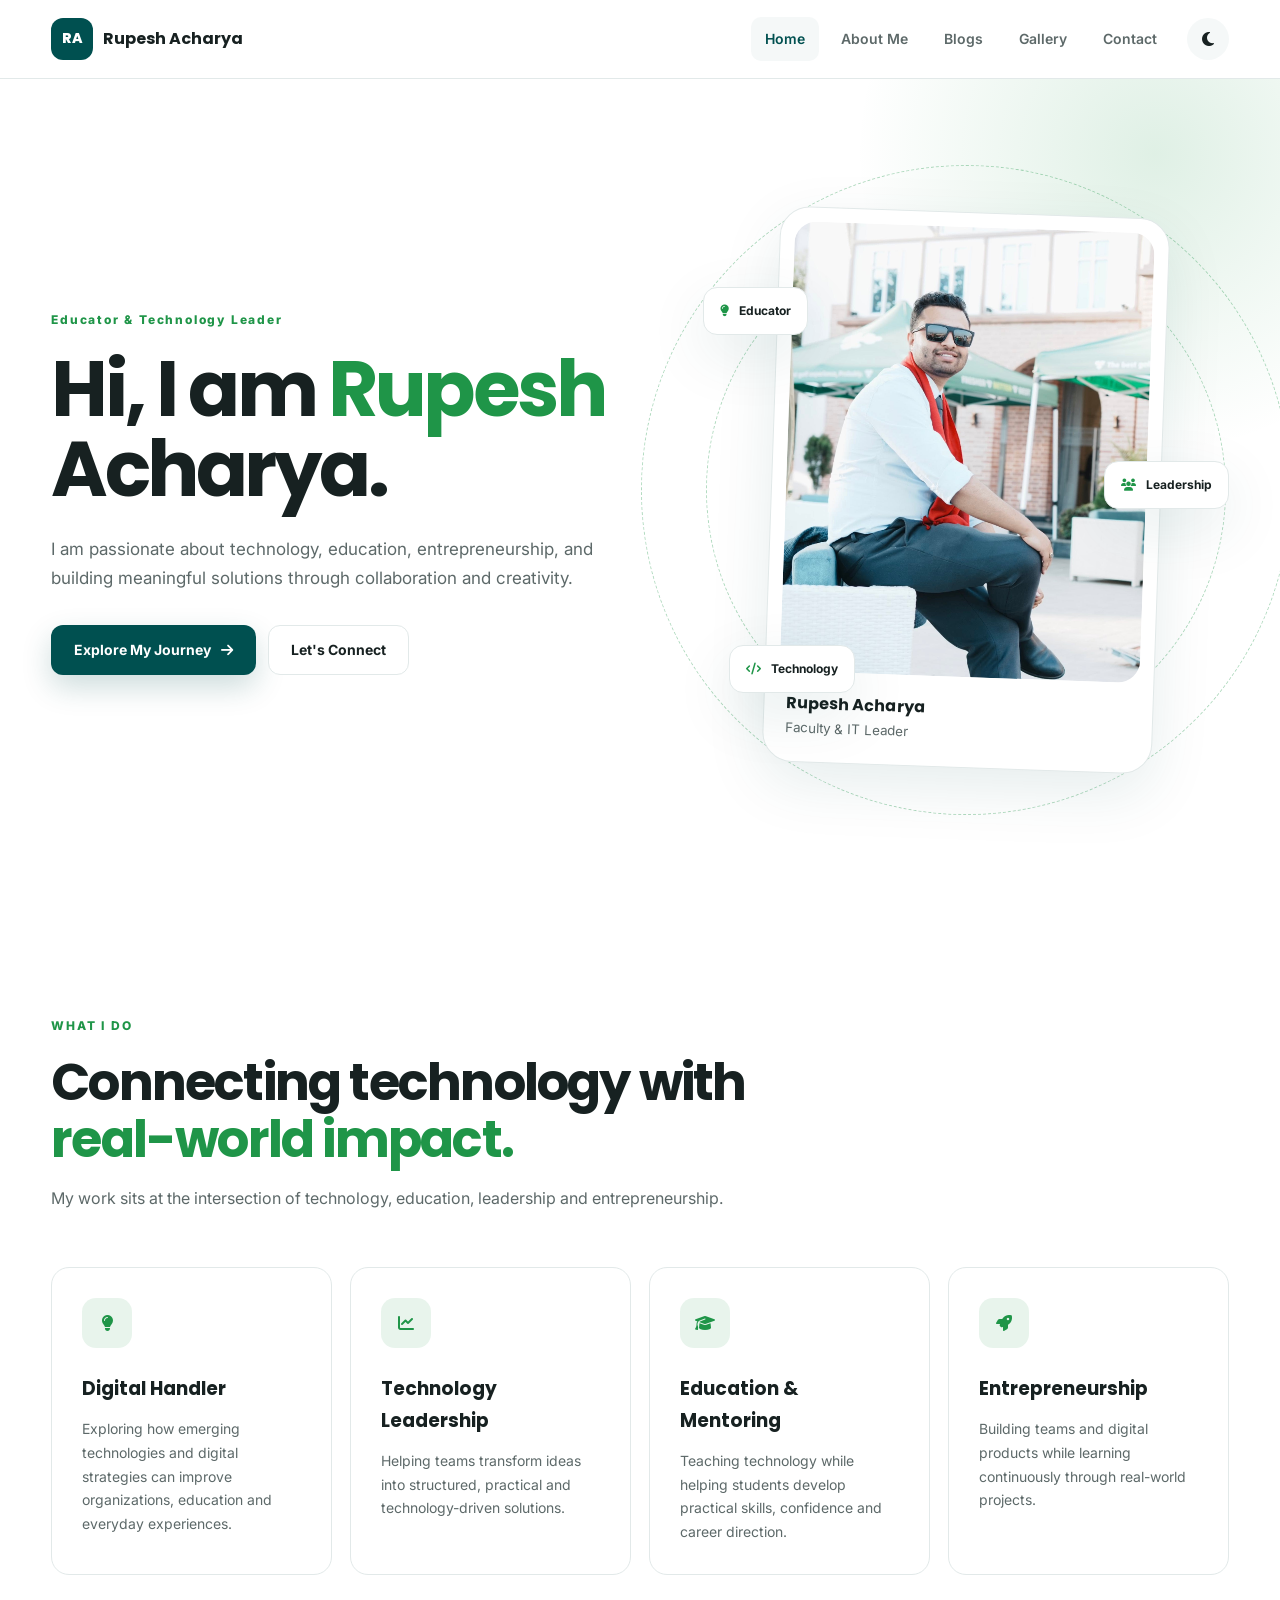
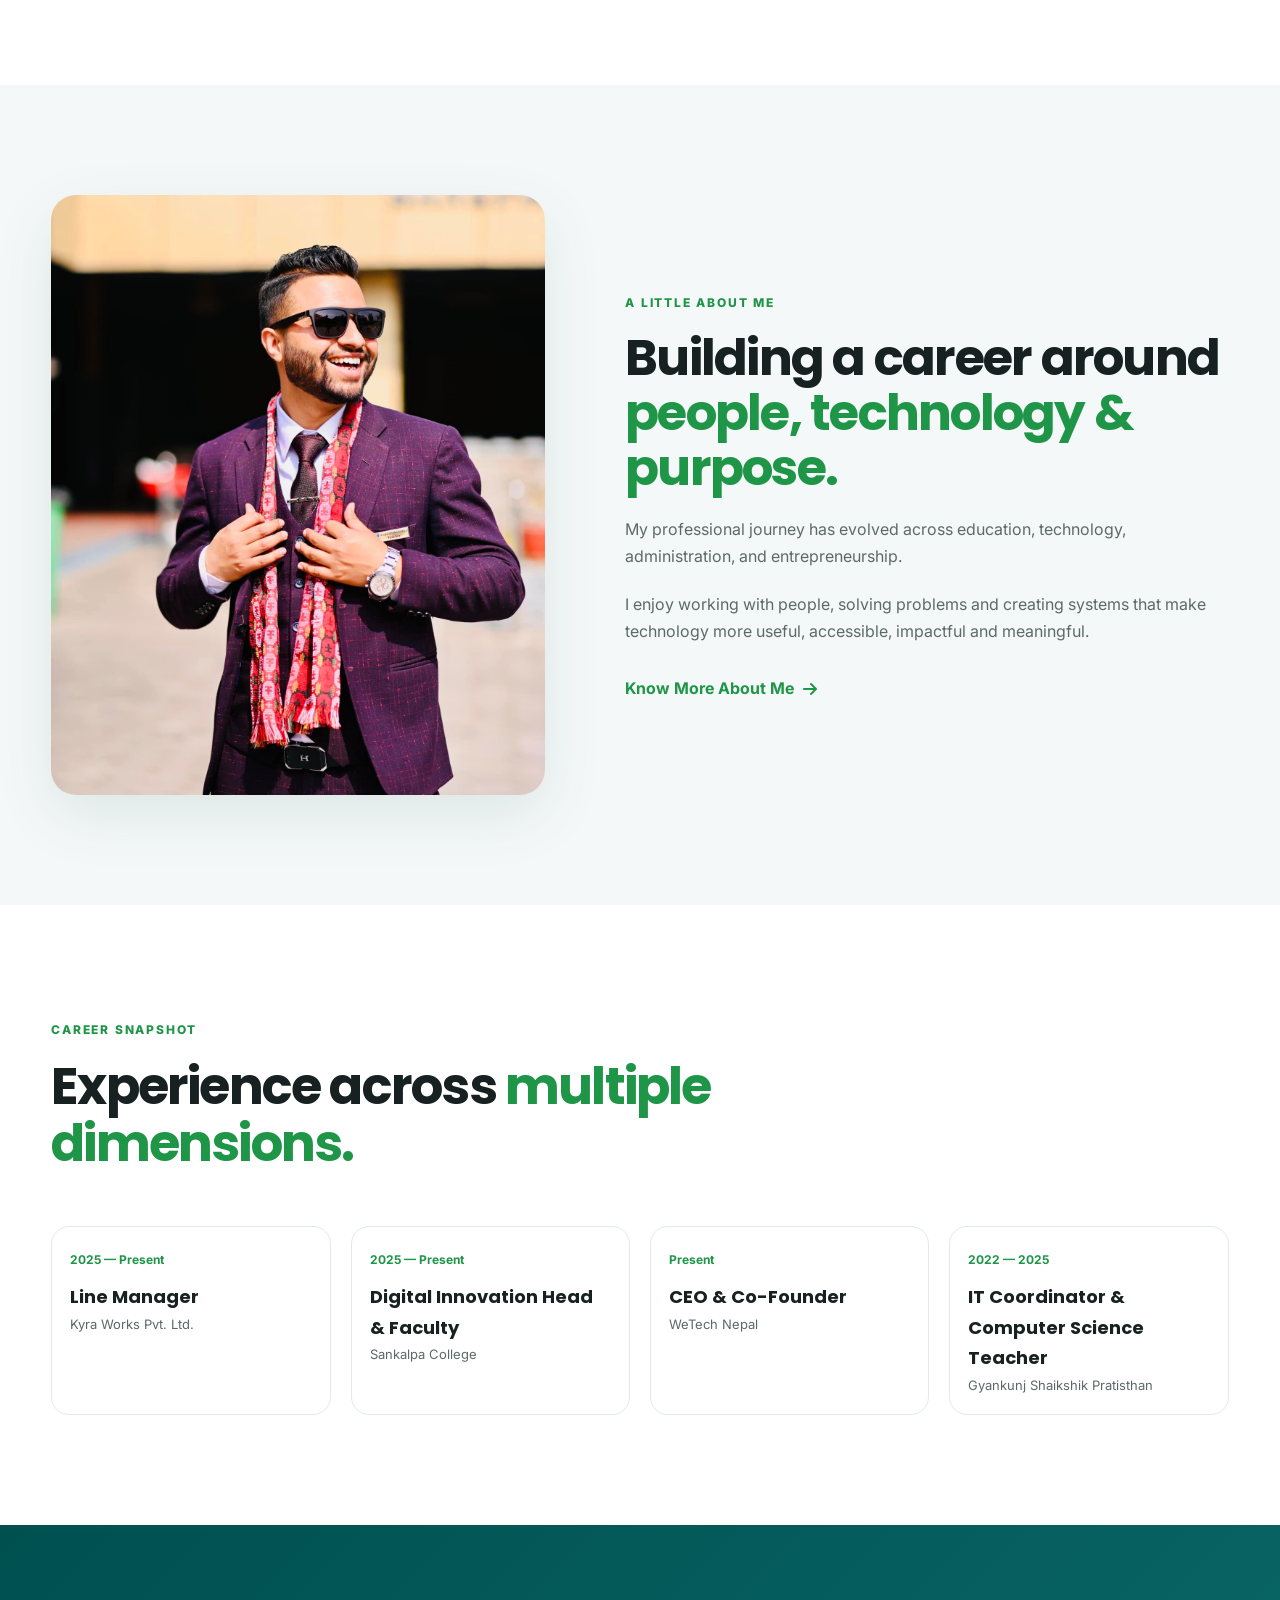
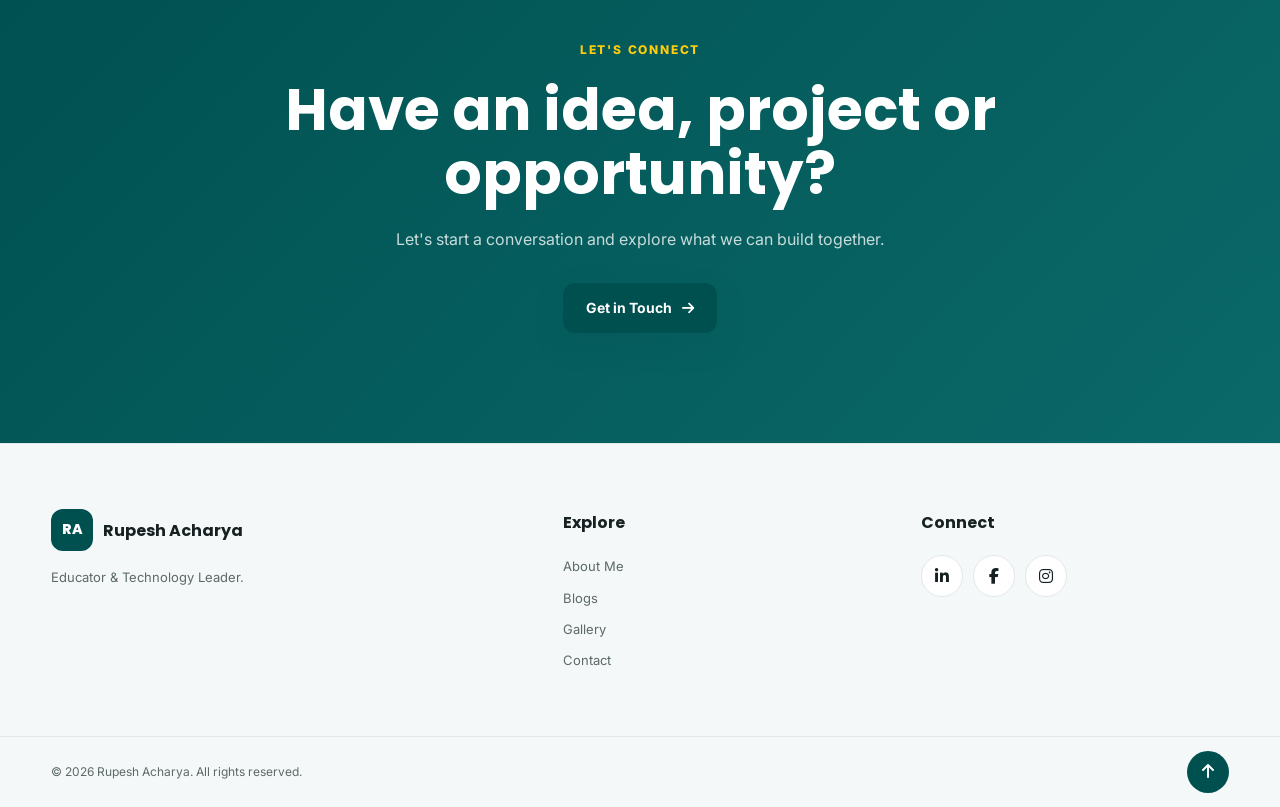
<file: index.html>
<!DOCTYPE html>
<html lang="en">
<head>
    <meta charset="UTF-8">
    <meta name="viewport" content="width=device-width, initial-scale=1.0">

    <title>Rupesh Acharya | Faculty & IT Leader </title>

    <meta name="description" content="Official portfolio of Rupesh Acharya — educator, technology leader, digital innovation professional and entrepreneur.">
    <meta name="author" content="Rupesh Acharya">
    <meta name="theme-color" content="#005050">

    <link rel="canonical" href="https://rupeshacharya.com.np/">

    <meta property="og:title" content="Rupesh Acharya | Faculty & IT Leader ">
    <meta property="og:description" content="Educator,technology leader and entrepreneur focused on digital innovation, education and technology.">
    <meta property="og:type" content="website">
    <meta property="og:url" content="https://rupeshacharya.com.np/">
    <meta property="og:image" content="https://rupeshacharya.com.np/images/profile.jpg">

    <meta name="twitter:card" content="summary_large_image">
    <meta name="twitter:title" content="Rupesh Acharya">
    <meta name="twitter:description" content="Digital Innovation & Technology Professional">
    <meta name="twitter:image" content="https://rupeshacharya.com.np/images/profile.jpg">

    <link rel="icon" type="image/svg+xml" href="favicon.svg">

    <link rel="preconnect" href="https://fonts.googleapis.com">
    <link rel="preconnect" href="https://fonts.gstatic.com" crossorigin>

    <link href="https://fonts.googleapis.com/css2?family=Inter:wght@400;500;600;700&family=Poppins:wght@500;600;700;800&display=swap" rel="stylesheet">

    <link rel="stylesheet" href="css/style.css">

    <link rel="stylesheet"
          href="https://cdnjs.cloudflare.com/ajax/libs/font-awesome/6.5.2/css/all.min.css">
</head>

<body>

<div class="loader" id="loader">
    <div class="loader-content">
        <div class="loader-logo">RA</div>
        <span>Loading Portfolio...</span>
    </div>
</div>

<div class="scroll-progress" id="scrollProgress"></div>

<header class="site-header">
    <nav class="navbar container">

        <a href="index.html" class="logo">
            <span>RA</span>
            <strong>Rupesh Acharya</strong>
        </a>

        <button class="menu-toggle" id="menuToggle" aria-label="Toggle menu">
            <i class="fas fa-bars"></i>
        </button>

        <div class="nav-menu" id="navMenu">
            <a href="index.html" class="active">Home</a>
            <a href="about.html">About Me</a>
            <a href="blogs.html">Blogs</a>
            <a href="gallery.html">Gallery</a>
            <a href="contact.html">Contact</a>

            <button class="theme-toggle" id="themeToggle" aria-label="Toggle dark mode">
                <i class="fas fa-moon"></i>
            </button>
        </div>

    </nav>
</header>

<main>

<section class="hero">
    <div class="hero-bg"></div>

    <div class="container hero-grid">

        <div class="hero-content reveal">

            <span class="eyebrow">
                Educator & Technology Leader
            </span>

            <h1>
                Hi, I am
                <span>Rupesh</span>
                Acharya.
            </h1>

            <p class="hero-text">
                I am passionate about technology, education, entrepreneurship, and building meaningful solutions through collaboration and creativity.
            </p>

            <div class="hero-buttons">
                <a href="about.html" class="btn btn-primary">
                    Explore My Journey
                    <i class="fas fa-arrow-right"></i>
                </a>

                <a href="contact.html" class="btn btn-secondary">
                    Let's Connect
                </a>
            </div>

            

        </div>

        <div class="hero-visual reveal">

            <div class="orbit orbit-one"></div>
            <div class="orbit orbit-two"></div>

            <div class="profile-card">

                <div class="profile-image-wrap">
                    <img src="images/profile.jpg"
                         alt="Rupesh Acharya"
                         class="profile-image">
                </div>

                <div class="profile-card-info">
                    <span>Rupesh Acharya</span>
                    <small>Faculty & IT Leader</small>
                </div>

            </div>

            <div class="floating-card card-one">
                <i class="fas fa-lightbulb"></i>
                <span>Educator</span>
            </div>

            <div class="floating-card card-two">
                <i class="fas fa-users"></i>
                <span>Leadership</span>
            </div>

            <div class="floating-card card-three">
                <i class="fas fa-code"></i>
                <span>Technology</span>
            </div>

        </div>

    </div>
</section>


<section class="section">
    <div class="container">

        <div class="section-heading reveal">
            <span class="eyebrow">WHAT I DO</span>

            <h2>
                Connecting technology with
                <span>real-world impact.</span>
            </h2>

            <p>
                My work sits at the intersection of technology,
                education, leadership and entrepreneurship.
            </p>
        </div>

        <div class="feature-grid">

            <article class="feature-card reveal">
                <div class="feature-icon">
                    <i class="fas fa-lightbulb"></i>
                </div>

                <h3>Digital Handler</h3>

                <p>
                    Exploring how emerging technologies and digital
                    strategies can improve organizations, education
                    and everyday experiences.
                </p>
            </article>


            <article class="feature-card reveal">
                <div class="feature-icon">
                    <i class="fas fa-chart-line"></i>
                </div>

                <h3>Technology Leadership</h3>

                <p>
                    Helping teams transform ideas into structured,
                    practical and technology-driven solutions.
                </p>
            </article>


            <article class="feature-card reveal">
                <div class="feature-icon">
                    <i class="fas fa-graduation-cap"></i>
                </div>

                <h3>Education & Mentoring</h3>

                <p>
                    Teaching technology while helping students develop
                    practical skills, confidence and career direction.
                </p>
            </article>


            <article class="feature-card reveal">
                <div class="feature-icon">
                    <i class="fas fa-rocket"></i>
                </div>

                <h3>Entrepreneurship</h3>

                <p>
                    Building teams and digital products while learning
                    continuously through real-world projects.
                </p>
            </article>

        </div>

    </div>
</section>


<section class="section section-alt">

    <div class="container split-section">

        <div class="split-image reveal">
            <img src="images/about.jpg" alt="Rupesh Acharya professional journey">
        </div>

        <div class="split-content reveal">

            <span class="eyebrow">A LITTLE ABOUT ME</span>

            <h2>
                Building a career around
                <span>people, technology & purpose.</span>
            </h2>

            <p>
                My professional journey has evolved across education,
                technology, administration, and
                entrepreneurship.
            </p>

            <p>
                I enjoy working with people, solving problems
                and creating systems that make technology more useful,
                accessible, impactful and meaningful.
            </p>

            <a href="about.html" class="text-link">
                Know More About Me
                <i class="fas fa-arrow-right"></i>
            </a>

        </div>

    </div>

</section>


<section class="section">

    <div class="container">

        <div class="section-heading reveal">
            <span class="eyebrow">CAREER SNAPSHOT</span>

            <h2>
                Experience across
                <span>multiple dimensions.</span>
            </h2>
        </div>

        <div class="timeline-mini">

            <div class="timeline-item reveal">
                <span>2025 — Present</span>
                <h3>Line Manager</h3>
                <p>Kyra Works Pvt. Ltd.</p>
            </div>

            <div class="timeline-item reveal">
                <span>2025 — Present</span>
                <h3>Digital Innovation Head & Faculty</h3>
                <p>Sankalpa College</p>
            </div>
  <div class="timeline-item reveal">
                <span>Present</span>
                <h3>CEO & Co-Founder</h3>
                <p>WeTech Nepal</p>
            </div>
            <div class="timeline-item reveal">
                <span>2022 — 2025</span>
                <h3>IT Coordinator & Computer Science Teacher</h3>
                <p>Gyankunj Shaikshik Pratisthan</p>
            </div>

          

        </div>

    </div>

</section>


<section class="cta-section">

    <div class="container cta-content reveal">

        <span class="eyebrow">LET'S CONNECT</span>

        <h2>
            Have an idea, project or opportunity?
        </h2>

        <p>
            Let's start a conversation and explore what we can build together.
        </p>

        <a href="contact.html" class="btn btn-primary">
            Get in Touch
            <i class="fas fa-arrow-right"></i>
        </a>

    </div>

</section>

</main>


<footer class="site-footer">

    <div class="container footer-grid">

        <div class="footer-brand">

            <a href="index.html" class="logo">
                <span>RA</span>
                <strong>Rupesh Acharya</strong>
            </a>

            <p>
                Educator & Technology Leader.
            </p>

        </div>


        <div class="footer-links">

            <h4>Explore</h4>

            <a href="about.html">About Me</a>
            <a href="blogs.html">Blogs</a>
            <a href="gallery.html">Gallery</a>
            <a href="contact.html">Contact</a>

        </div>


        <div class="footer-social">

            <h4>Connect</h4>

            <div class="social-icons">

                <a href="#" data-social="linkedin" aria-label="LinkedIn">
                    <i class="fab fa-linkedin-in"></i>
                </a>

               
                <a href="#" data-social="facebook" aria-label="Facebook">
                    <i class="fab fa-facebook-f"></i>
                </a>

                <a href="#" data-social="instagram" aria-label="Instagram">
                    <i class="fab fa-instagram"></i>
                </a>

            </div>

        </div>

    </div>


    <div class="footer-bottom">

        <div class="container">

            <p>
                © <span id="currentYear"></span> Rupesh Acharya.
                All rights reserved.
            </p>

            <button id="backToTop" class="back-top" aria-label="Back to top">
                <i class="fas fa-arrow-up"></i>
            </button>

        </div>

    </div>

</footer>


<script src="js/script.js"></script>

</body>
</html>
</file>
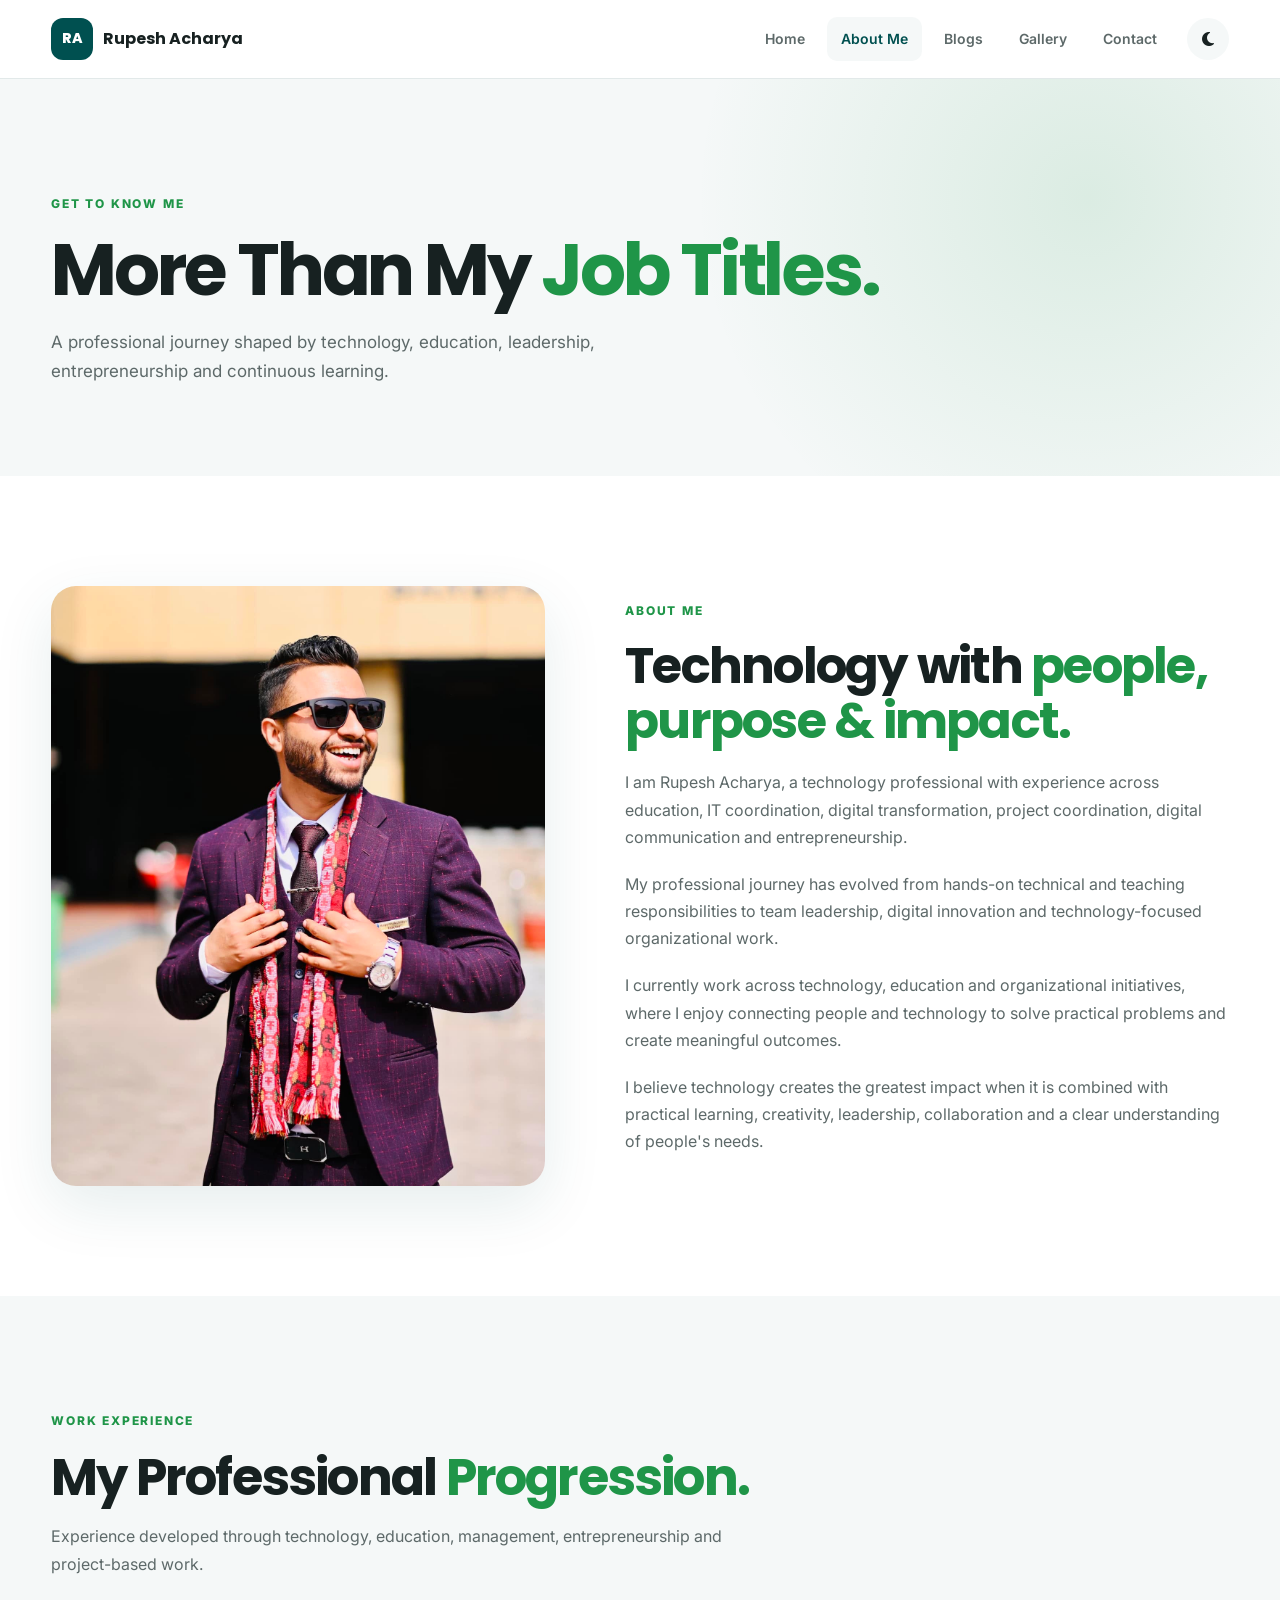
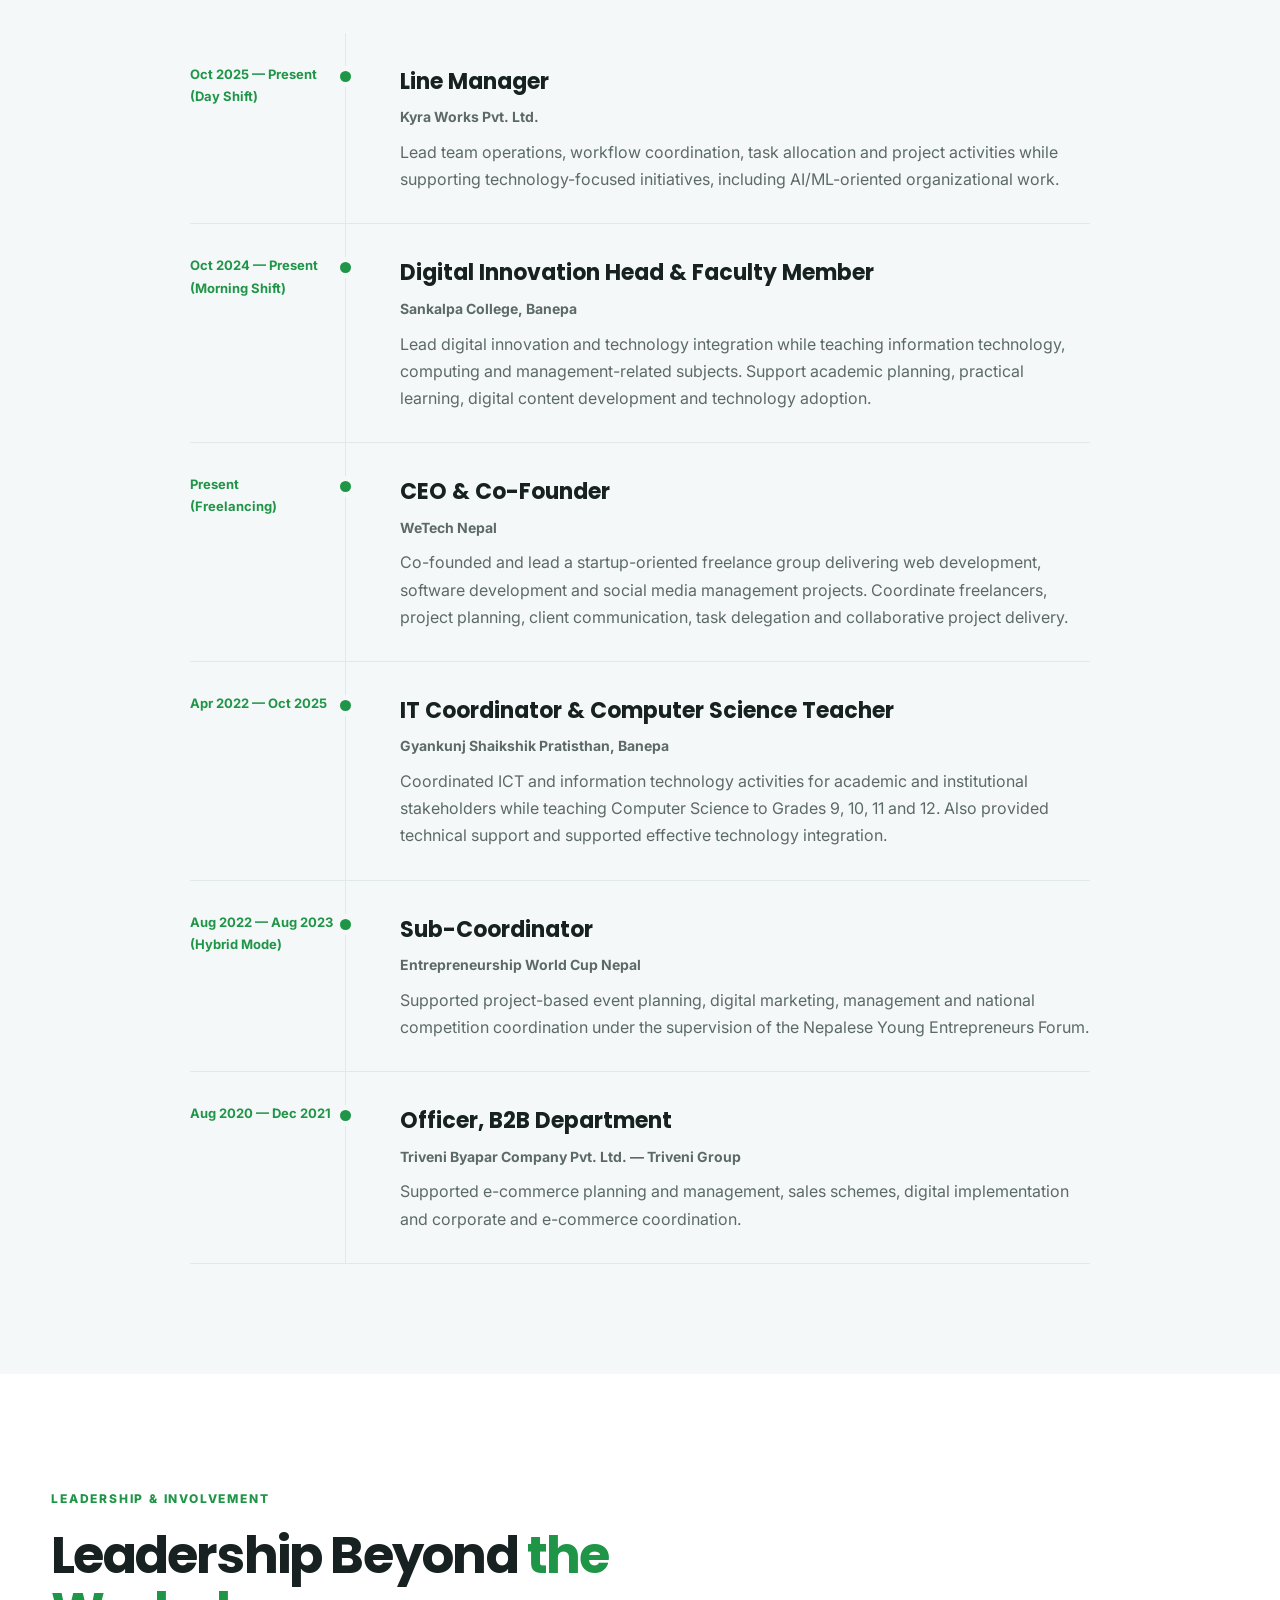
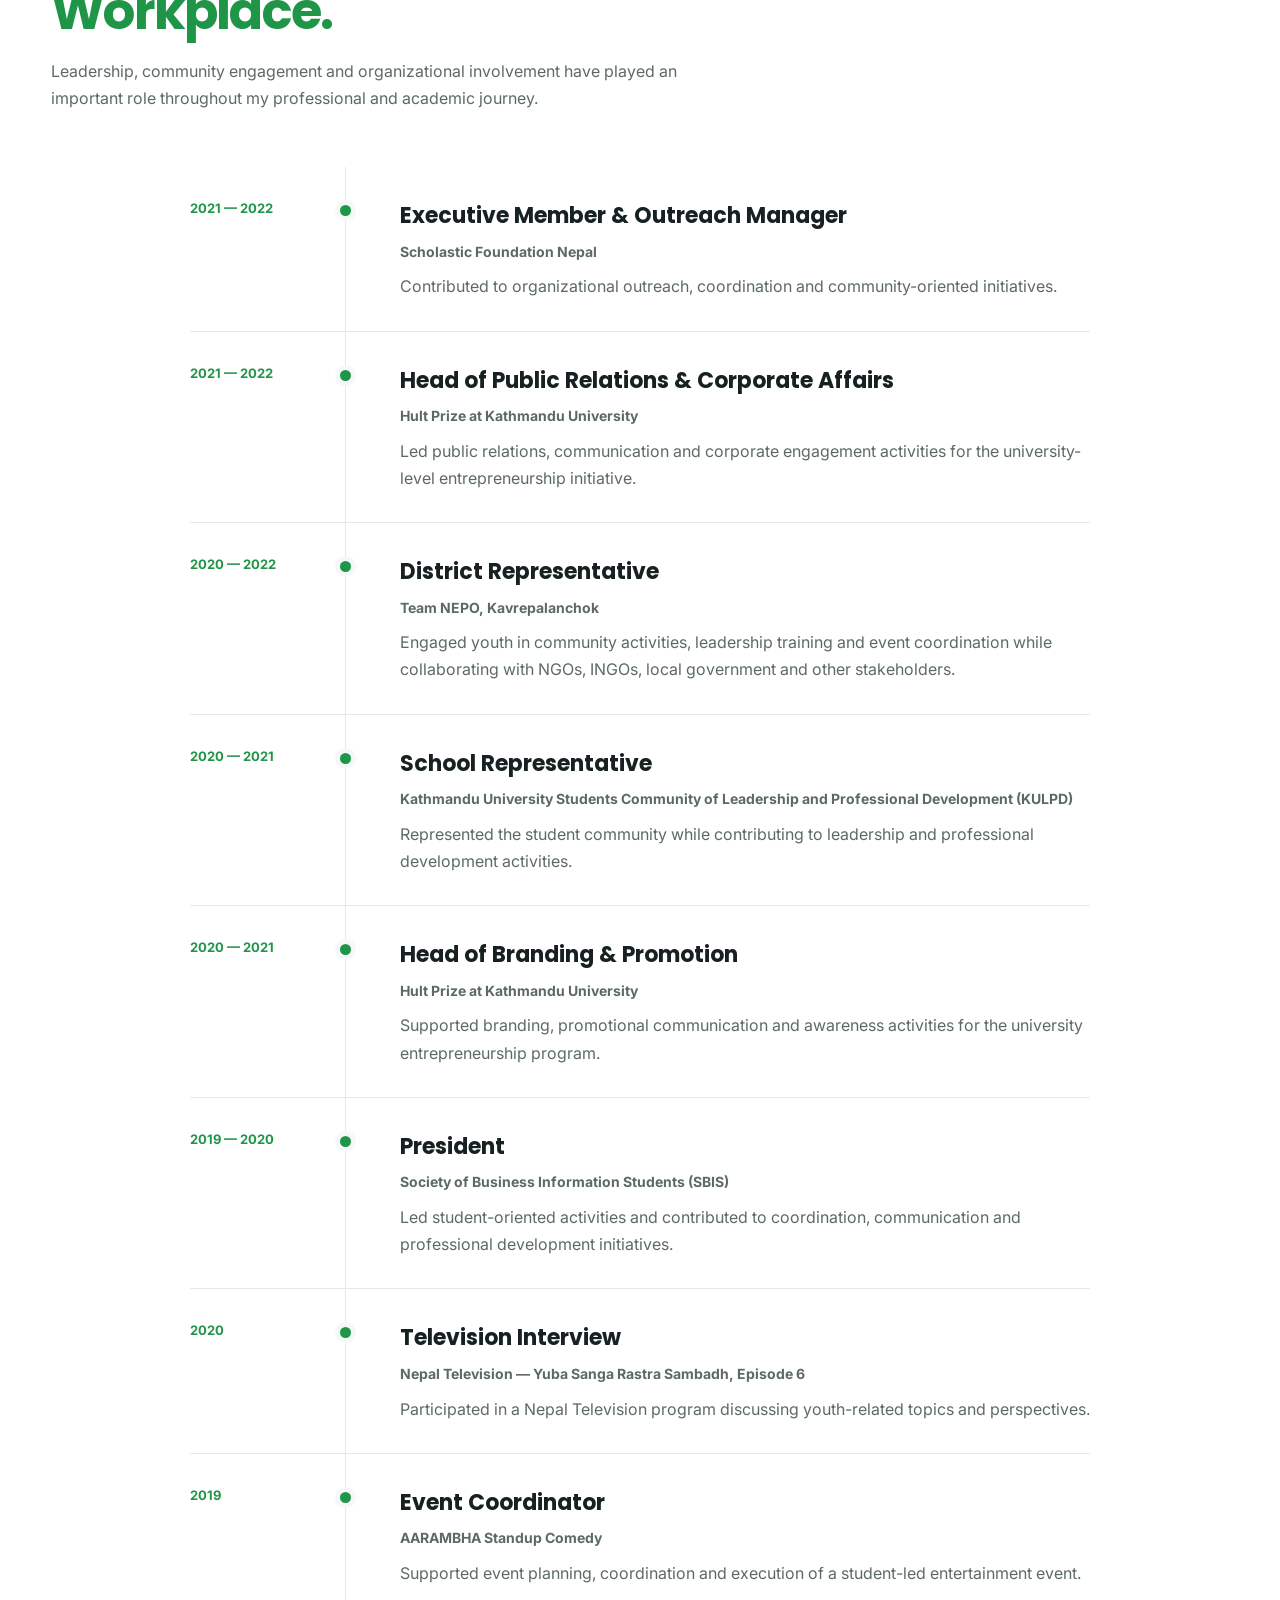
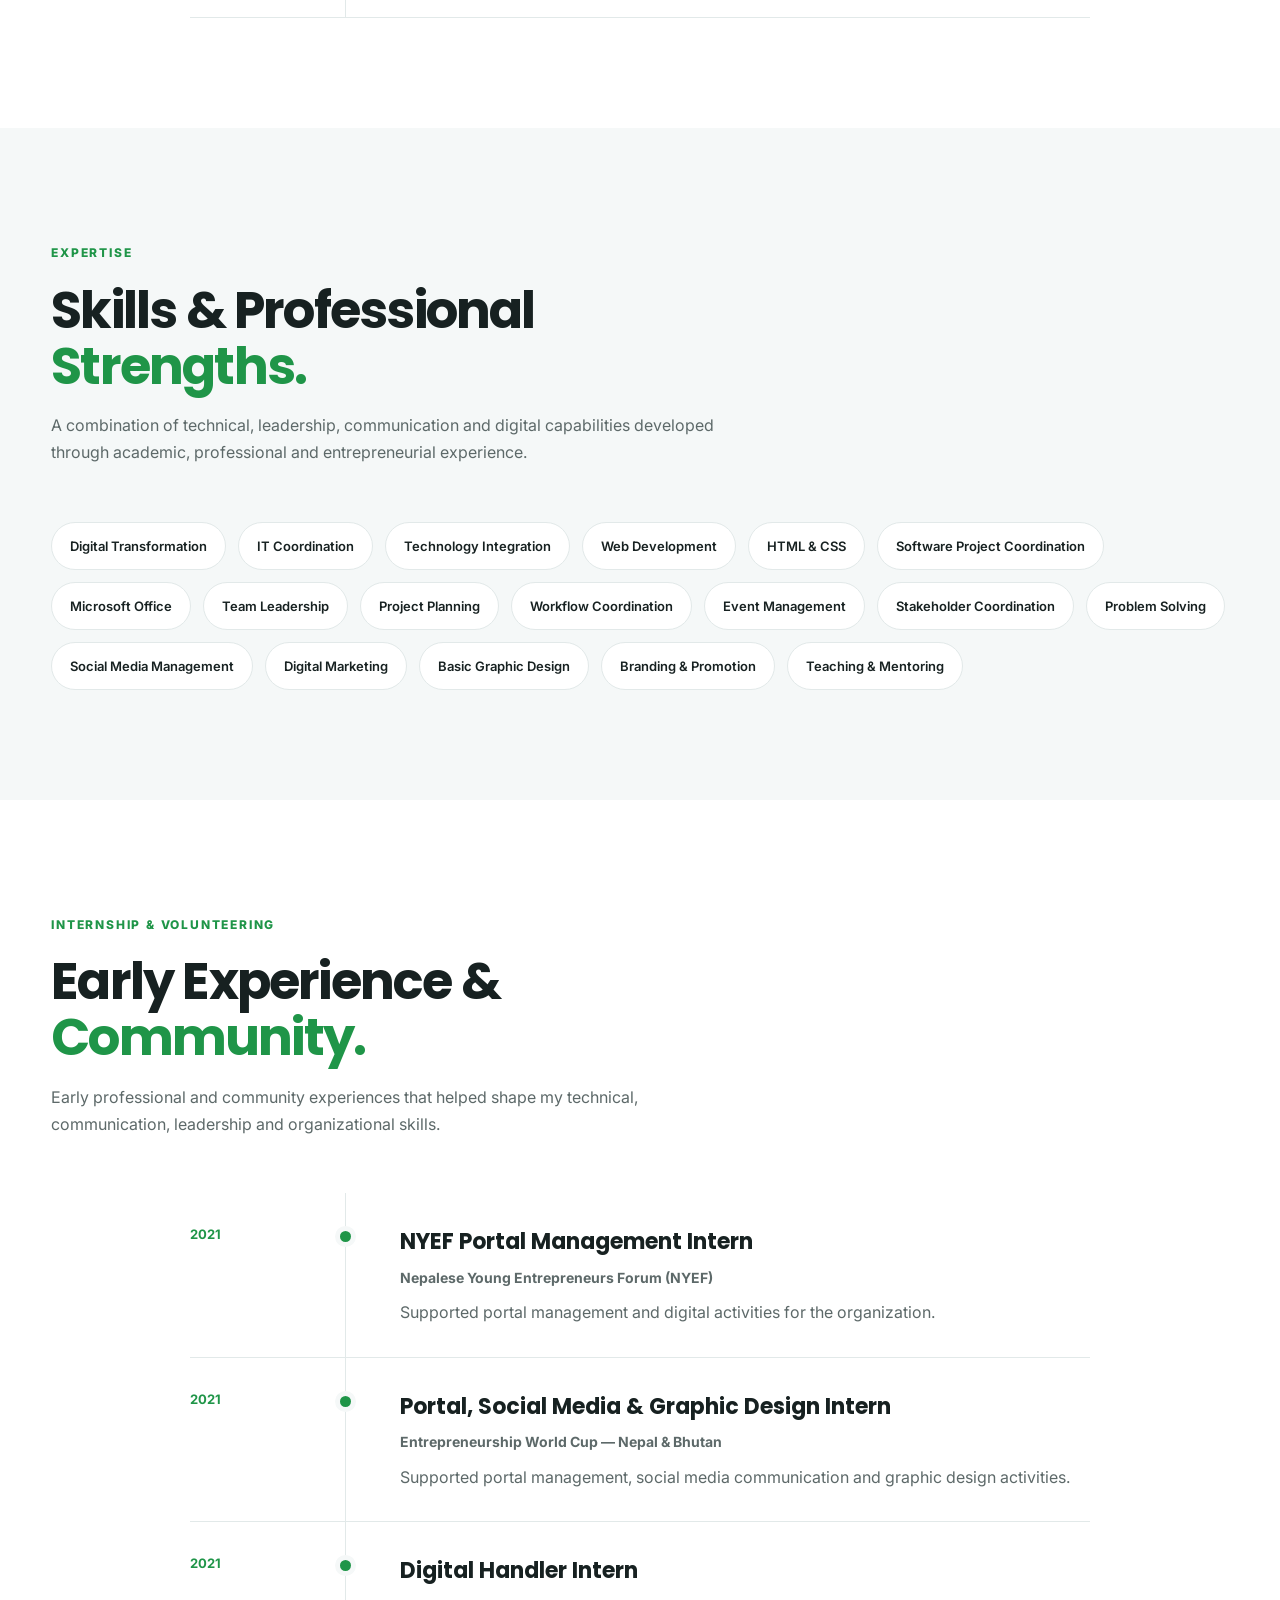
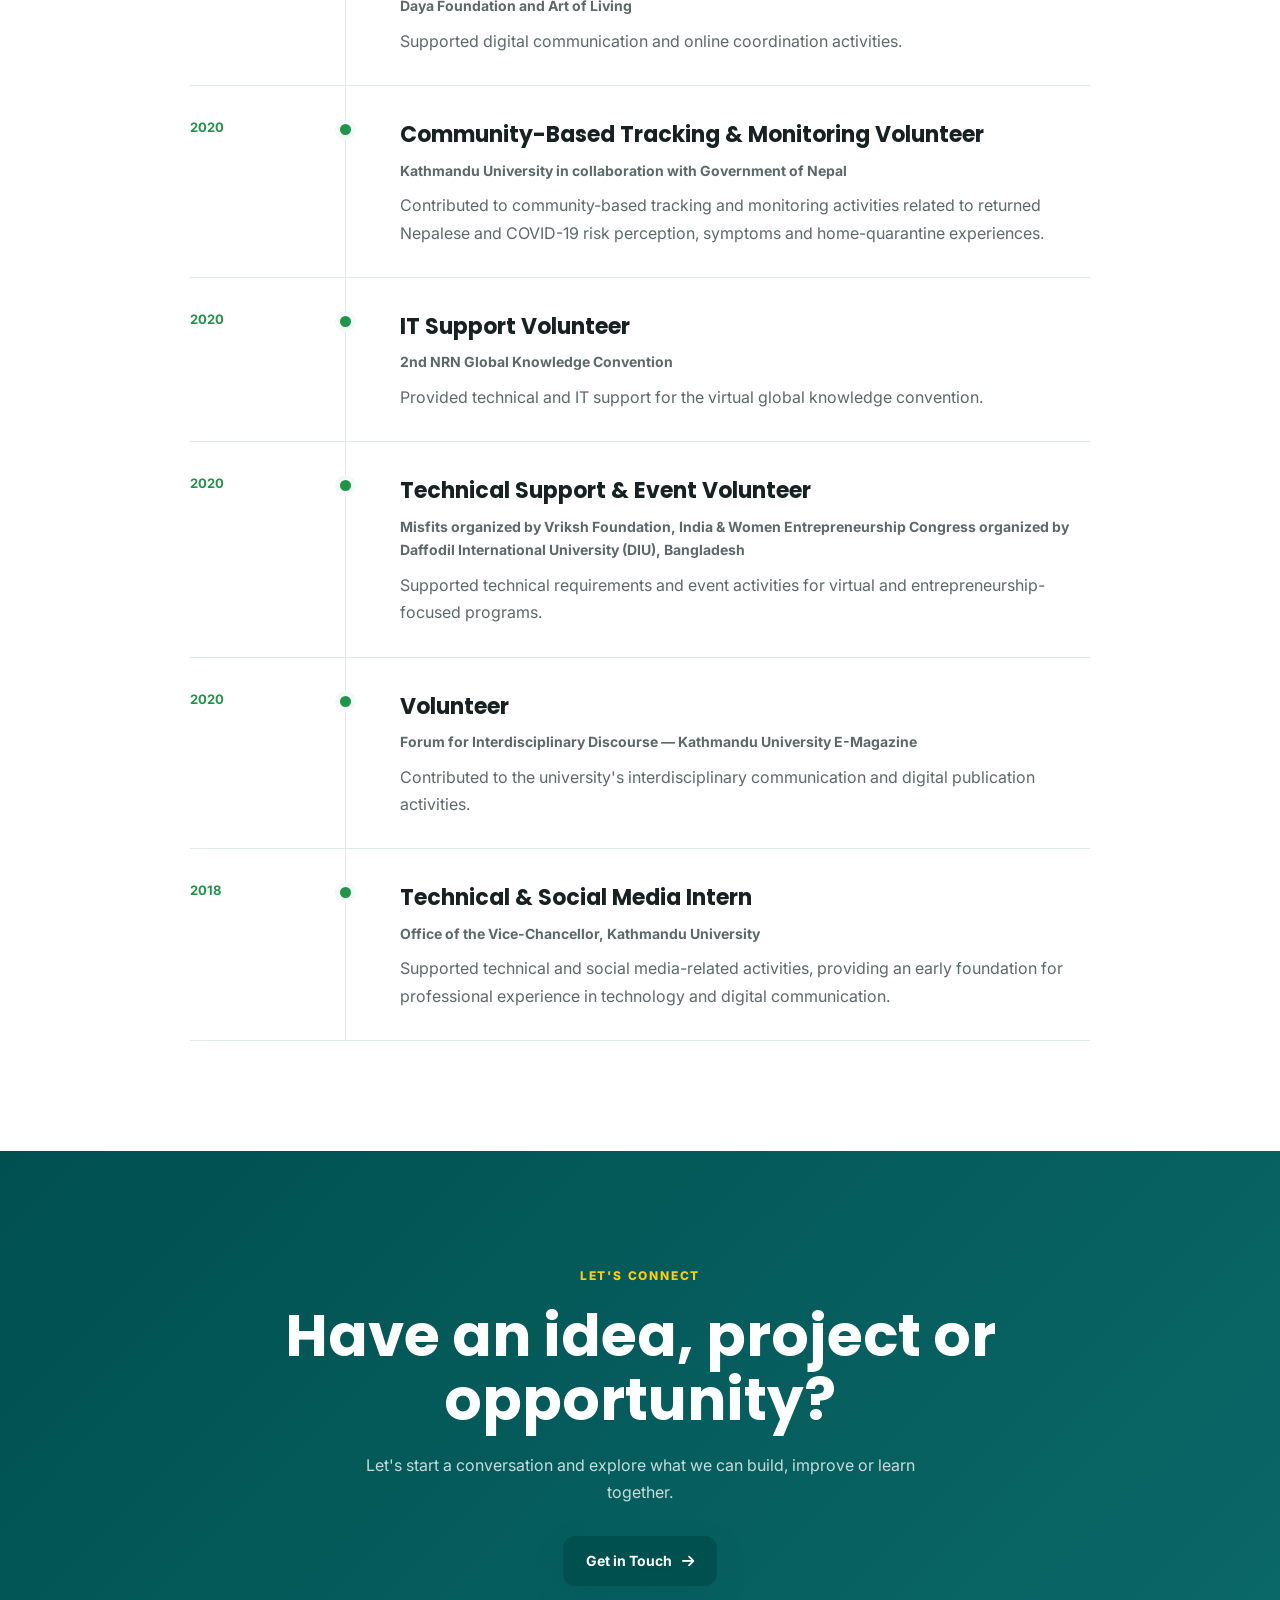
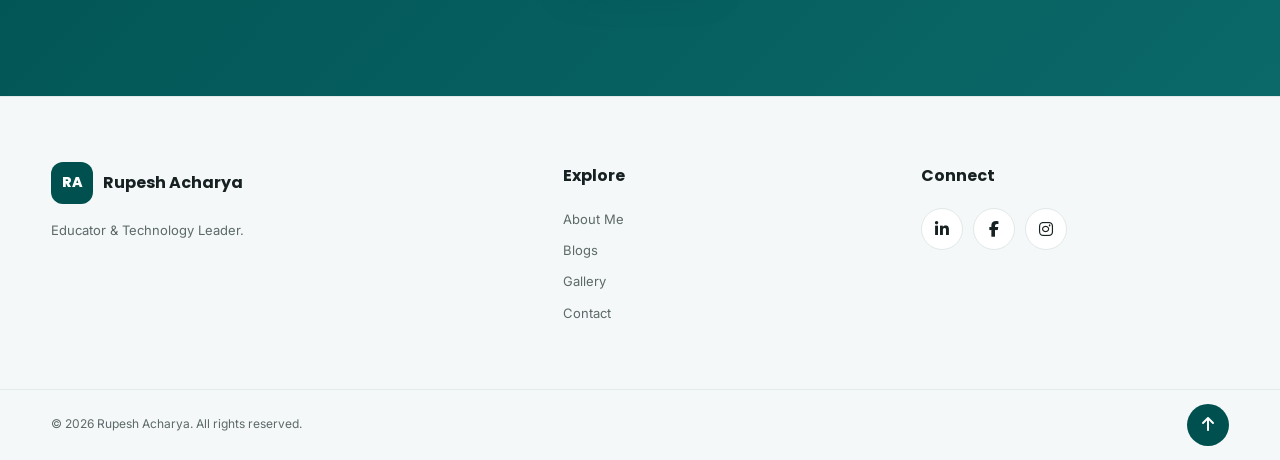
<file: about.html>
<!DOCTYPE html>
<html lang="en">
<head>

    <meta charset="UTF-8">
    <meta name="viewport" content="width=device-width, initial-scale=1.0">

    <title>About Me | Rupesh Acharya — Technology & Digital Innovation Professional</title>

    <meta name="description"
          content="Learn more about Rupesh Acharya, a technology professional, educator, digital innovation leader and entrepreneur with experience in IT, education, leadership and digital transformation.">

    <meta name="author" content="Rupesh Acharya">
    <meta name="theme-color" content="#005050">

    <link rel="canonical" href="https://rupeshacharya.com.np/about.html">

    <meta property="og:title"
          content="About Rupesh Acharya | Technology & Digital Innovation Professional">

    <meta property="og:description"
          content="Educator, technology professional, digital innovation leader and entrepreneur focused on technology, education and meaningful impact.">

    <meta property="og:type" content="profile">

    <meta property="og:url"
          content="https://rupeshacharya.com.np/about.html">

    <meta property="og:image"
          content="https://rupeshacharya.com.np/images/about.jpg">

    <meta name="twitter:card" content="summary_large_image">

    <meta name="twitter:title"
          content="About Rupesh Acharya">

    <meta name="twitter:description"
          content="Technology, education, digital innovation and leadership.">

    <meta name="twitter:image"
          content="https://rupeshacharya.com.np/images/about.jpg">

    <link rel="icon" type="image/svg+xml" href="favicon.svg">

    <link rel="preconnect" href="https://fonts.googleapis.com">
    <link rel="preconnect" href="https://fonts.gstatic.com" crossorigin>

    <link href="https://fonts.googleapis.com/css2?family=Inter:wght@400;500;600;700&family=Poppins:wght@500;600;700;800&display=swap"
          rel="stylesheet">

    <link rel="stylesheet" href="css/style.css">

    <link rel="stylesheet"
          href="https://cdnjs.cloudflare.com/ajax/libs/font-awesome/6.5.2/css/all.min.css">

</head>


<body>


<!-- LOADER -->

<div class="loader" id="loader">

    <div class="loader-content">

        <div class="loader-logo">
            RA
        </div>

        <span>
            Loading Portfolio...
        </span>

    </div>

</div>


<!-- SCROLL PROGRESS -->

<div class="scroll-progress" id="scrollProgress"></div>


<!-- NAVBAR -->

<header class="site-header">

    <nav class="navbar container">

        <a href="index.html" class="logo">

            <span>
                RA
            </span>

            <strong>
                Rupesh Acharya
            </strong>

        </a>


        <button class="menu-toggle"
                id="menuToggle"
                aria-label="Toggle menu">

            <i class="fas fa-bars"></i>

        </button>


        <div class="nav-menu" id="navMenu">

            <a href="index.html">
                Home
            </a>

            <a href="about.html" class="active">
                About Me
            </a>

            <a href="blogs.html">
                Blogs
            </a>

            <a href="gallery.html">
                Gallery
            </a>

            <a href="contact.html">
                Contact
            </a>


            <button class="theme-toggle"
                    id="themeToggle"
                    aria-label="Toggle dark mode">

                <i class="fas fa-moon"></i>

            </button>

        </div>

    </nav>

</header>


<main>


<!-- PAGE HERO -->

<section class="page-hero">

    <div class="container reveal">

        <span class="eyebrow">
            GET TO KNOW ME
        </span>

        <h1>
            More Than My
            <span>Job Titles.</span>
        </h1>

        <p>
            A professional journey shaped by technology, education,
            leadership, entrepreneurship and
            continuous learning.
        </p>

    </div>

</section>



<!-- ABOUT ME -->

<section class="section">

    <div class="container split-section">


        <div class="split-image reveal">

            <img src="images/about.jpg"
                 alt="Rupesh Acharya">

        </div>


        <div class="split-content reveal">

            <span class="eyebrow">
                ABOUT ME
            </span>

            <h2>
                Technology with
                <span>people, purpose & impact.</span>
            </h2>


            <p>
                I am Rupesh Acharya, a technology professional with experience across education, IT
                coordination, digital transformation, project coordination,
                digital communication and entrepreneurship.
            </p>


            <p>
                My professional journey has evolved from hands-on
                technical and teaching responsibilities to team leadership,
                digital innovation and technology-focused organizational
                work.
            </p>


            <p>
                I currently work across technology, education and
                organizational initiatives, where I enjoy connecting
                people and technology to solve practical problems and
                create meaningful outcomes.
            </p>


            <p>
                I believe technology creates the greatest impact when it is
                combined with practical learning, creativity, leadership,
                collaboration and a clear understanding of people's needs.
            </p>

        </div>

    </div>

</section>



<!-- WORK EXPERIENCE -->

<section class="section section-alt">

    <div class="container">

        <div class="section-heading reveal">

            <span class="eyebrow">
                WORK EXPERIENCE
            </span>

            <h2>
                My Professional
                <span>Progression.</span>
            </h2>

            <p>
                Experience developed through technology, education, management, entrepreneurship and project-based work.
            </p>

        </div>


        <div class="timeline">


            <!-- KYRA WORKS -->

            <article class="timeline-card reveal">

                <div class="timeline-date">
                    Oct 2025 — Present
<br>(Day Shift)
                </div>

                <div>

                    <h3>
                        Line Manager
                    </h3>

                    <h4>
                        Kyra Works Pvt. Ltd.
                    </h4>

                    <p>
                        Lead team operations, workflow coordination,
                        task allocation and project activities while
                        supporting technology-focused initiatives,
                        including AI/ML-oriented organizational work.
                    </p>

                </div>

            </article>



            <!-- SANKALPA COLLEGE -->

            <article class="timeline-card reveal">

                <div class="timeline-date">
                    Oct 2024 — Present
			<br>(Morning Shift)
                </div>

                <div>

                    <h3>
                        Digital Innovation Head & Faculty Member
                    </h3>

                    <h4>
                        Sankalpa College, Banepa
                    </h4>

                    <p>
                        Lead digital innovation and technology integration
                        while teaching information technology, computing
                        and management-related subjects. Support academic
                        planning, practical learning, digital content
                        development and technology adoption.
                    </p>

                </div>

            </article>



            <!-- WETECH NEPAL -->

            <article class="timeline-card reveal">

                <div class="timeline-date">
                    Present
<br> (Freelancing)
                </div>

                <div>

                    <h3>
                        CEO & Co-Founder
                    </h3>

                    <h4>
                        WeTech Nepal
                    </h4>

                    <p>
                        Co-founded and lead a startup-oriented freelance
                        group delivering web development, software
                        development and social media management projects.
                        Coordinate freelancers, project planning,
                        client communication, task delegation and
                        collaborative project delivery.
                    </p>

                </div>

            </article>



            <!-- GYANKUNJ -->

            <article class="timeline-card reveal">

                <div class="timeline-date">
                    Apr 2022 — Oct 2025

                </div>

                <div>

                    <h3>
                        IT Coordinator & Computer Science Teacher
                    </h3>

                    <h4>
                        Gyankunj Shaikshik Pratisthan, Banepa
                    </h4>

                    <p>
                        Coordinated ICT and information technology
                        activities for academic and institutional
                        stakeholders while teaching Computer Science
                        to Grades 9, 10, 11 and 12. Also provided
                        technical support and supported effective
                        technology integration.
                    </p>

                </div>

            </article>



            <!-- ENTREPRENEURSHIP WORLD CUP -->

            <article class="timeline-card reveal">

                <div class="timeline-date">
                    Aug 2022 — Aug 2023
<br> (Hybrid Mode)
                </div>

                <div>

                    <h3>
                        Sub-Coordinator
                    </h3>

                    <h4>
                        Entrepreneurship World Cup Nepal
                    </h4>

                    <p>
                        Supported project-based event planning,
                        digital marketing, management and national
                        competition coordination under the supervision
                        of the Nepalese Young Entrepreneurs Forum.
                    </p>

                </div>

            </article>



            <!-- TRIVENI -->

            <article class="timeline-card reveal">

                <div class="timeline-date">
                    Aug 2020 — Dec 2021
                </div>

                <div>

                    <h3>
                        Officer, B2B Department
                    </h3>

                    <h4>
                        Triveni Byapar Company Pvt. Ltd. — Triveni Group
                    </h4>

                    <p>
                        Supported e-commerce planning and management,
                        sales schemes, digital implementation and
                        corporate and e-commerce coordination.
                    </p>

                </div>

            </article>



            <!-- EARLY TEACHING -->

           



         

        </div>

    </div>

</section>



<!-- LEADERSHIP & INVOLVEMENT -->

<section class="section">

    <div class="container">

        <div class="section-heading reveal">

            <span class="eyebrow">
                LEADERSHIP & INVOLVEMENT
            </span>

            <h2>
                Leadership Beyond
                <span>the Workplace.</span>
            </h2>

            <p>
                Leadership, community engagement and organizational
                involvement have played an important role throughout
                my professional and academic journey.
            </p>

        </div>


        <div class="timeline">


            <article class="timeline-card reveal">

                <div class="timeline-date">
                    2021 — 2022
                </div>

                <div>

                    <h3>
                        Executive Member & Outreach Manager
                    </h3>

                    <h4>
                        Scholastic Foundation Nepal
                    </h4>

                    <p>
                        Contributed to organizational outreach,
                        coordination and community-oriented initiatives.
                    </p>

                </div>

            </article>



            <article class="timeline-card reveal">

                <div class="timeline-date">
                    2021 — 2022
                </div>

                <div>

                    <h3>
                        Head of Public Relations & Corporate Affairs
                    </h3>

                    <h4>
                        Hult Prize at Kathmandu University
                    </h4>

                    <p>
                        Led public relations, communication and
                        corporate engagement activities for the
                        university-level entrepreneurship initiative.
                    </p>

                </div>

            </article>



            <article class="timeline-card reveal">

                <div class="timeline-date">
                    2020 — 2022
                </div>

                <div>

                    <h3>
                        District Representative
                    </h3>

                    <h4>
                        Team NEPO, Kavrepalanchok
                    </h4>

                    <p>
                        Engaged youth in community activities,
                        leadership training and event coordination
                        while collaborating with NGOs, INGOs,
                        local government and other stakeholders.
                    </p>

                </div>

            </article>



            <article class="timeline-card reveal">

                <div class="timeline-date">
                    2020 — 2021
                </div>

                <div>

                    <h3>
                        School Representative
                    </h3>

                    <h4>
                        Kathmandu University Students Community of
                        Leadership and Professional Development (KULPD)
                    </h4>

                    <p>
                        Represented the student community while
                        contributing to leadership and professional
                        development activities.
                    </p>

                </div>

            </article>



            <article class="timeline-card reveal">

                <div class="timeline-date">
                    2020 — 2021
                </div>

                <div>

                    <h3>
                        Head of Branding & Promotion
                    </h3>

                    <h4>
                        Hult Prize at Kathmandu University
                    </h4>

                    <p>
                        Supported branding, promotional communication
                        and awareness activities for the university
                        entrepreneurship program.
                    </p>

                </div>

            </article>



            <article class="timeline-card reveal">

                <div class="timeline-date">
                    2019 — 2020
                </div>

                <div>

                    <h3>
                        President
                    </h3>

                    <h4>
                        Society of Business Information Students (SBIS)
                    </h4>

                    <p>
                        Led student-oriented activities and contributed
                        to coordination, communication and professional
                        development initiatives.
                    </p>

                </div>

            </article>

 <article class="timeline-card reveal">

                <div class="timeline-date">
                    2020
                </div>

                <div>

                    <h3>
                        Television Interview
                    </h3>

                    <h4>
                        Nepal Television — Yuba Sanga Rastra Sambadh,
                        Episode 6
                    </h4>

                    <p>
                        Participated in a Nepal Television program
                        discussing youth-related topics and perspectives.
                    </p>

                </div>

            </article>

            <article class="timeline-card reveal">

                <div class="timeline-date">
                    2019
                </div>

                <div>

                    <h3>
                        Event Coordinator
                    </h3>

                    <h4>
                        AARAMBHA Standup Comedy
                    </h4>

                    <p>
                        Supported event planning, coordination and
                        execution of a student-led entertainment event.
                    </p>

                </div>

            </article>



           

        </div>

    </div>

</section>



<!-- SKILLS -->

<section class="section section-alt">

    <div class="container">

        <div class="section-heading reveal">

            <span class="eyebrow">
                EXPERTISE
            </span>

            <h2>
                Skills & Professional
                <span>Strengths.</span>
            </h2>

            <p>
                A combination of technical, leadership, communication
                and digital capabilities developed through academic,
                professional and entrepreneurial experience.
            </p>

        </div>


        <div class="skills-grid">


            <span>
                Digital Transformation
            </span>

            <span>
                IT Coordination
            </span>

            <span>
                Technology Integration
            </span>

            <span>
                Web Development
            </span>

            <span>
                HTML & CSS
            </span>

            <span>
                Software Project Coordination
            </span>

            <span>
                Microsoft Office
            </span>

            <span>
                Team Leadership
            </span>

            <span>
                Project Planning
            </span>

            <span>
                Workflow Coordination
            </span>

            <span>
                Event Management
            </span>

            <span>
                Stakeholder Coordination
            </span>

            <span>
                Problem Solving
            </span>

            <span>
                Social Media Management
            </span>

            <span>
                Digital Marketing
            </span>

            <span>
                Basic Graphic Design
            </span>

            <span>
                Branding & Promotion
            </span>

            <span>
                Teaching & Mentoring
            </span>

        </div>

    </div>

</section>



<!-- INTERNSHIP & VOLUNTEERING -->

<section class="section">

    <div class="container">

        <div class="section-heading reveal">

            <span class="eyebrow">
                INTERNSHIP & VOLUNTEERING
            </span>

            <h2>
                Early Experience &
                <span>Community.</span>
            </h2>

            <p>
                Early professional and community experiences that
                helped shape my technical, communication, leadership
                and organizational skills.
            </p>

        </div>


        <div class="timeline">


            <article class="timeline-card reveal">

                <div class="timeline-date">
                    2021
                </div>

                <div>

                    <h3>
                        NYEF Portal Management Intern
                    </h3>

                    <h4>
                        Nepalese Young Entrepreneurs Forum (NYEF)
                    </h4>

                    <p>
                        Supported portal management and digital
                        activities for the organization.
                    </p>

                </div>

            </article>



            <article class="timeline-card reveal">

                <div class="timeline-date">
                    2021
                </div>

                <div>

                    <h3>
                        Portal, Social Media & Graphic Design Intern
                    </h3>

                    <h4>
                        Entrepreneurship World Cup — Nepal & Bhutan
                    </h4>

                    <p>
                        Supported portal management, social media
                        communication and graphic design activities.
                    </p>

                </div>

            </article>



            <article class="timeline-card reveal">

                <div class="timeline-date">
                    2021
                </div>

                <div>

                    <h3>
                        Digital Handler Intern
                    </h3>

                    <h4>
                        Daya Foundation and Art of Living
                    </h4>

                    <p>
                        Supported digital communication and online
                        coordination activities.
                    </p>

                </div>

            </article>



            <article class="timeline-card reveal">

                <div class="timeline-date">
                    2020
                </div>

                <div>

                    <h3>
                        Community-Based Tracking & Monitoring Volunteer
                    </h3>

                    <h4>
                        Kathmandu University in collaboration with
                        Government of Nepal
                    </h4>

                    <p>
                        Contributed to community-based tracking and
                        monitoring activities related to returned
                        Nepalese and COVID-19 risk perception,
                        symptoms and home-quarantine experiences.
                    </p>

                </div>

            </article>



            <article class="timeline-card reveal">

                <div class="timeline-date">
                    2020
                </div>

                <div>

                    <h3>
                        IT Support Volunteer
                    </h3>

                    <h4>
                        2nd NRN Global Knowledge Convention
                    </h4>

                    <p>
                        Provided technical and IT support for the
                        virtual global knowledge convention.
                    </p>

                </div>

            </article>



            <article class="timeline-card reveal">

                <div class="timeline-date">
                    2020
                </div>

                <div>

                    <h3>
                        Technical Support & Event Volunteer
                    </h3>

                    <h4>
                        Misfits organized by Vriksh Foundation, India & Women Entrepreneurship Congress organized by Daffodil International University (DIU), Bangladesh
                    </h4>

                    <p>
                        Supported technical requirements and event
                        activities for virtual and entrepreneurship-
                        focused programs.
                    </p>

                </div>

            </article>



            <article class="timeline-card reveal">

                <div class="timeline-date">
                    2020
                </div>

                <div>

                    <h3>
                        Volunteer
                    </h3>

                    <h4>
                        Forum for Interdisciplinary Discourse —
                        Kathmandu University E-Magazine
                    </h4>

                    <p>
                        Contributed to the university's interdisciplinary
                        communication and digital publication activities.
                    </p>

                </div>

            </article>



            <article class="timeline-card reveal">

                <div class="timeline-date">
                    2018
                </div>

                <div>

                    <h3>
                        Technical & Social Media Intern
                    </h3>

                    <h4>
                        Office of the Vice-Chancellor,
                        Kathmandu University
                    </h4>

                    <p>
                        Supported technical and social media-related
                        activities, providing an early foundation for
                        professional experience in technology and
                        digital communication.
                    </p>

                </div>

            </article>

        </div>

    </div>

</section>



<!-- CTA -->

<section class="cta-section">

    <div class="container cta-content reveal">

        <span class="eyebrow">
            LET'S CONNECT
        </span>

        <h2>
            Have an idea, project or opportunity?
        </h2>

        <p>
            Let's start a conversation and explore what we can
            build, improve or learn together.
        </p>

        <a href="contact.html" class="btn btn-primary">

            Get in Touch

            <i class="fas fa-arrow-right"></i>

        </a>

    </div>

</section>


</main>



<footer class="site-footer">

    <div class="container footer-grid">

        <div class="footer-brand">

            <a href="index.html" class="logo">
                <span>RA</span>
                <strong>Rupesh Acharya</strong>
            </a>

            <p>
                Educator & Technology Leader.
            </p>

        </div>


        <div class="footer-links">

            <h4>Explore</h4>

            <a href="about.html">About Me</a>
            <a href="blogs.html">Blogs</a>
            <a href="gallery.html">Gallery</a>
            <a href="contact.html">Contact</a>

        </div>


        <div class="footer-social">

            <h4>Connect</h4>

            <div class="social-icons">

                <a href="#" data-social="linkedin" aria-label="LinkedIn">
                    <i class="fab fa-linkedin-in"></i>
                </a>

               
                <a href="#" data-social="facebook" aria-label="Facebook">
                    <i class="fab fa-facebook-f"></i>
                </a>

                <a href="#" data-social="instagram" aria-label="Instagram">
                    <i class="fab fa-instagram"></i>
                </a>

            </div>

        </div>

    </div>


    <div class="footer-bottom">

        <div class="container">

            <p>
                © <span id="currentYear"></span> Rupesh Acharya.
                All rights reserved.
            </p>

            <button id="backToTop" class="back-top" aria-label="Back to top">
                <i class="fas fa-arrow-up"></i>
            </button>

        </div>

    </div>

</footer>



<script src="js/script.js"></script>

</body>
</html>
</file>
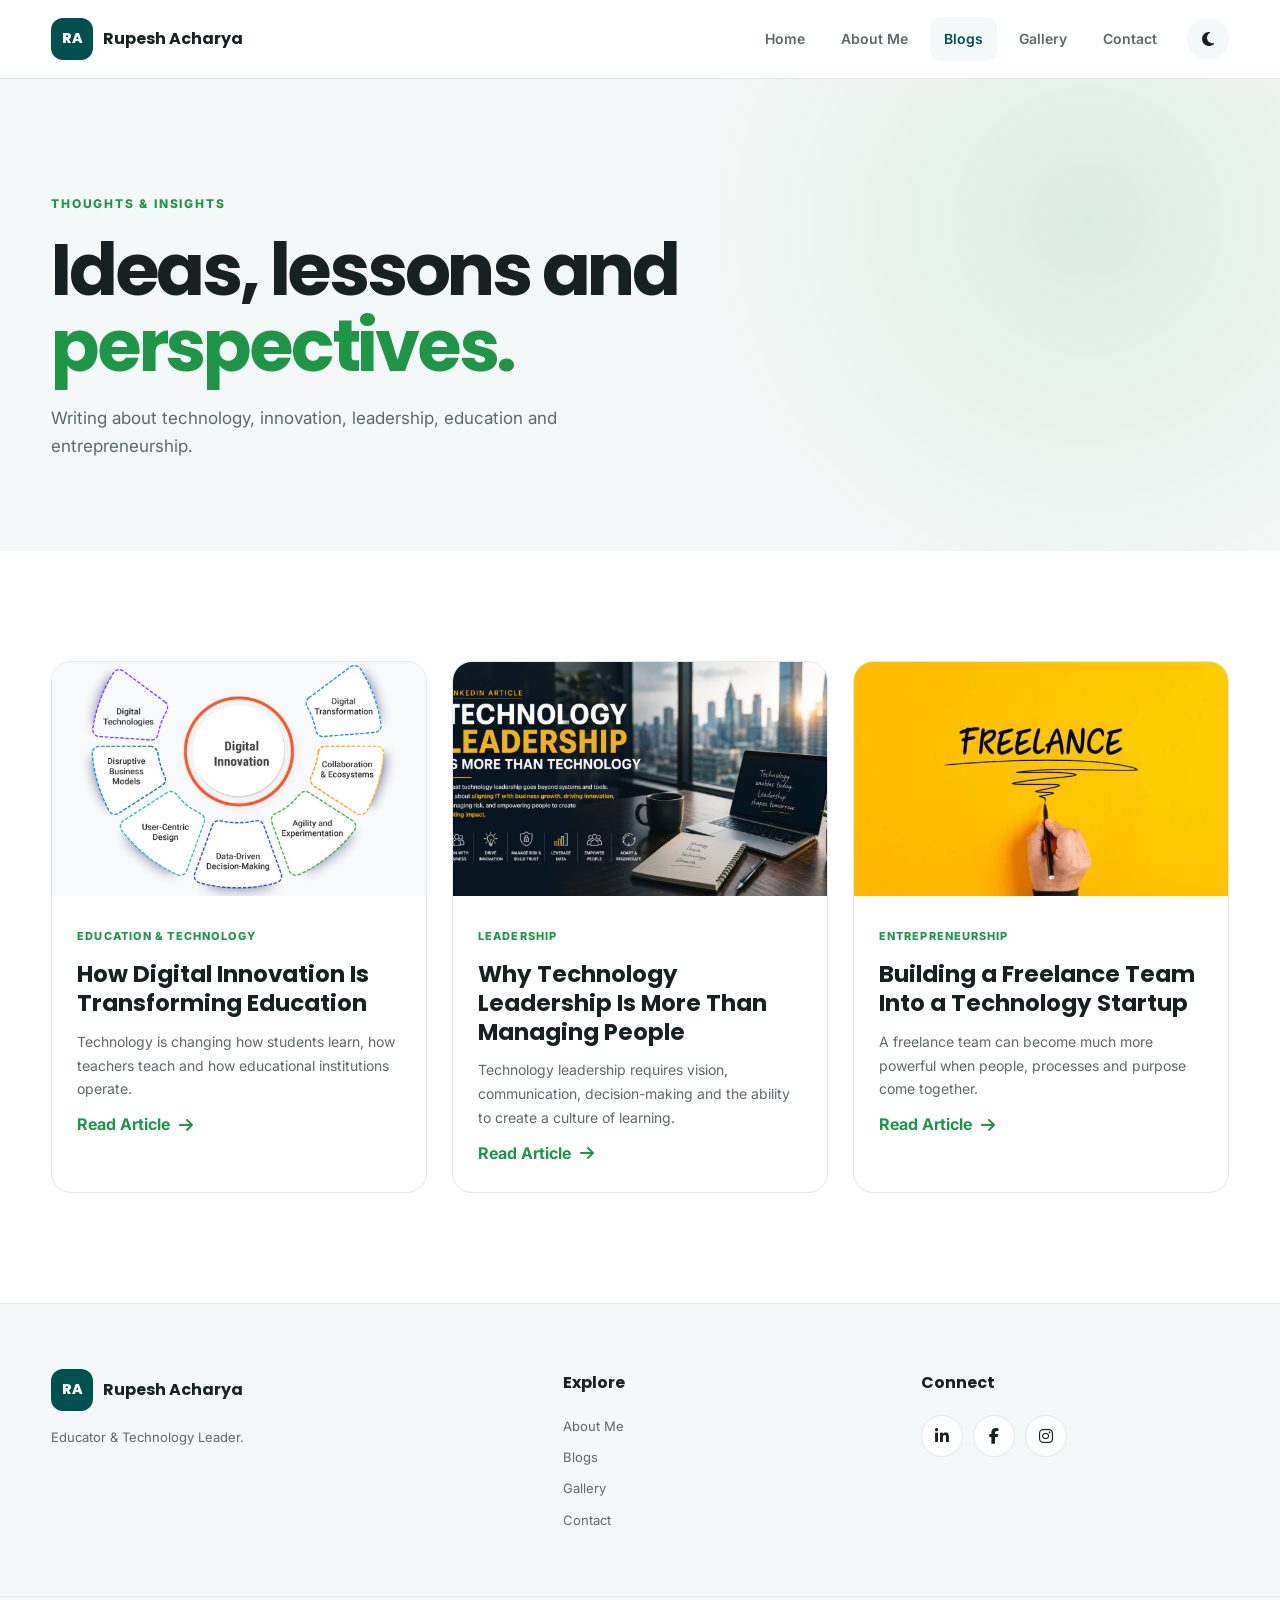
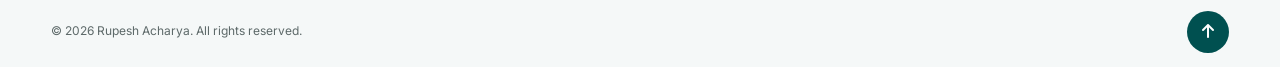
<file: blogs.html>
<!DOCTYPE html>
<html lang="en">

<head>

<meta charset="UTF-8">
<meta name="viewport" content="width=device-width, initial-scale=1.0">

<title>Blogs | Rupesh Acharya</title>

<meta name="description"
content="Articles and perspectives by Rupesh Acharya on digital innovation, technology leadership, education and entrepreneurship.">

<link rel="canonical" href="https://rupeshacharya.com.np/blogs.html">

<link rel="icon" type="image/svg+xml" href="favicon.svg">

<link rel="preconnect" href="https://fonts.googleapis.com">
<link rel="preconnect" href="https://fonts.gstatic.com" crossorigin>

<link href="https://fonts.googleapis.com/css2?family=Inter:wght@400;500;600;700&family=Poppins:wght@500;600;700;800&display=swap" rel="stylesheet">

<link rel="stylesheet" href="css/style.css">

<link rel="stylesheet"
href="https://cdnjs.cloudflare.com/ajax/libs/font-awesome/6.5.2/css/all.min.css">

</head>

<body>

<div class="loader" id="loader">
<div class="loader-content">
<div class="loader-logo">RA</div>
<span>Loading Portfolio...</span>
</div>
</div>

<div class="scroll-progress" id="scrollProgress"></div>


<header class="site-header">

<nav class="navbar container">

<a href="index.html" class="logo">
<span>RA</span>
<strong>Rupesh Acharya</strong>
</a>

<button class="menu-toggle" id="menuToggle">
<i class="fas fa-bars"></i>
</button>

<div class="nav-menu" id="navMenu">

<a href="index.html">Home</a>
<a href="about.html">About Me</a>
<a href="blogs.html" class="active">Blogs</a>
<a href="gallery.html">Gallery</a>
<a href="contact.html">Contact</a>

<button class="theme-toggle" id="themeToggle">
<i class="fas fa-moon"></i>
</button>

</div>

</nav>

</header>


<main>

<section class="page-hero">

<div class="container">

<span class="eyebrow">THOUGHTS & INSIGHTS</span>

<h1>
Ideas, lessons and
<span>perspectives.</span>
</h1>

<p>
Writing about technology, innovation, leadership, education and entrepreneurship.
</p>

</div>

</section>


<section class="section">

<div class="container">

<div class="blog-grid">


<article class="blog-card reveal">

<div class="blog-image">

<img src="images/blog-1.jpg"
alt="Digital innovation in education">

</div>

<div class="blog-content">

<span class="blog-category">Education & Technology</span>

<h2>
How Digital Innovation Is Transforming Education
</h2>

<p>
Technology is changing how students learn, how teachers teach
and how educational institutions operate.
</p>

<a href="blog/digital-innovation-education.html"
class="text-link">

Read Article
<i class="fas fa-arrow-right"></i>

</a>

</div>

</article>


<article class="blog-card reveal">

<div class="blog-image">

<img src="images/blog-2.png"
alt="Technology leadership">

</div>

<div class="blog-content">

<span class="blog-category">Leadership</span>

<h2>
Why Technology Leadership Is More Than Managing People
</h2>

<p>
Technology leadership requires vision, communication,
decision-making and the ability to create a culture of learning.
</p>

<a href="blog/technology-leadership.html"
class="text-link">

Read Article
<i class="fas fa-arrow-right"></i>

</a>

</div>

</article>


<article class="blog-card reveal">

<div class="blog-image">

<img src="images/blog-3.jpg"
alt="Freelance team to technology startup">

</div>

<div class="blog-content">

<span class="blog-category">Entrepreneurship</span>

<h2>
Building a Freelance Team Into a Technology Startup
</h2>

<p>
A freelance team can become much more powerful when people,
processes and purpose come together.
</p>

<a href="blog/freelance-to-startup.html"
class="text-link">

Read Article
<i class="fas fa-arrow-right"></i>

</a>

</div>

</article>


</div>

</div>

</section>

</main>


<footer class="site-footer">

    <div class="container footer-grid">

        <div class="footer-brand">

            <a href="index.html" class="logo">
                <span>RA</span>
                <strong>Rupesh Acharya</strong>
            </a>

            <p>
                Educator & Technology Leader.
            </p>

        </div>


        <div class="footer-links">

            <h4>Explore</h4>

            <a href="about.html">About Me</a>
            <a href="blogs.html">Blogs</a>
            <a href="gallery.html">Gallery</a>
            <a href="contact.html">Contact</a>

        </div>


        <div class="footer-social">

            <h4>Connect</h4>

            <div class="social-icons">

                <a href="#" data-social="linkedin" aria-label="LinkedIn">
                    <i class="fab fa-linkedin-in"></i>
                </a>

               
                <a href="#" data-social="facebook" aria-label="Facebook">
                    <i class="fab fa-facebook-f"></i>
                </a>

                <a href="#" data-social="instagram" aria-label="Instagram">
                    <i class="fab fa-instagram"></i>
                </a>

            </div>

        </div>

    </div>


    <div class="footer-bottom">

        <div class="container">

            <p>
                © <span id="currentYear"></span> Rupesh Acharya.
                All rights reserved.
            </p>

            <button id="backToTop" class="back-top" aria-label="Back to top">
                <i class="fas fa-arrow-up"></i>
            </button>

        </div>

    </div>

</footer>


<script src="js/script.js"></script>

</body>
</html>
</file>
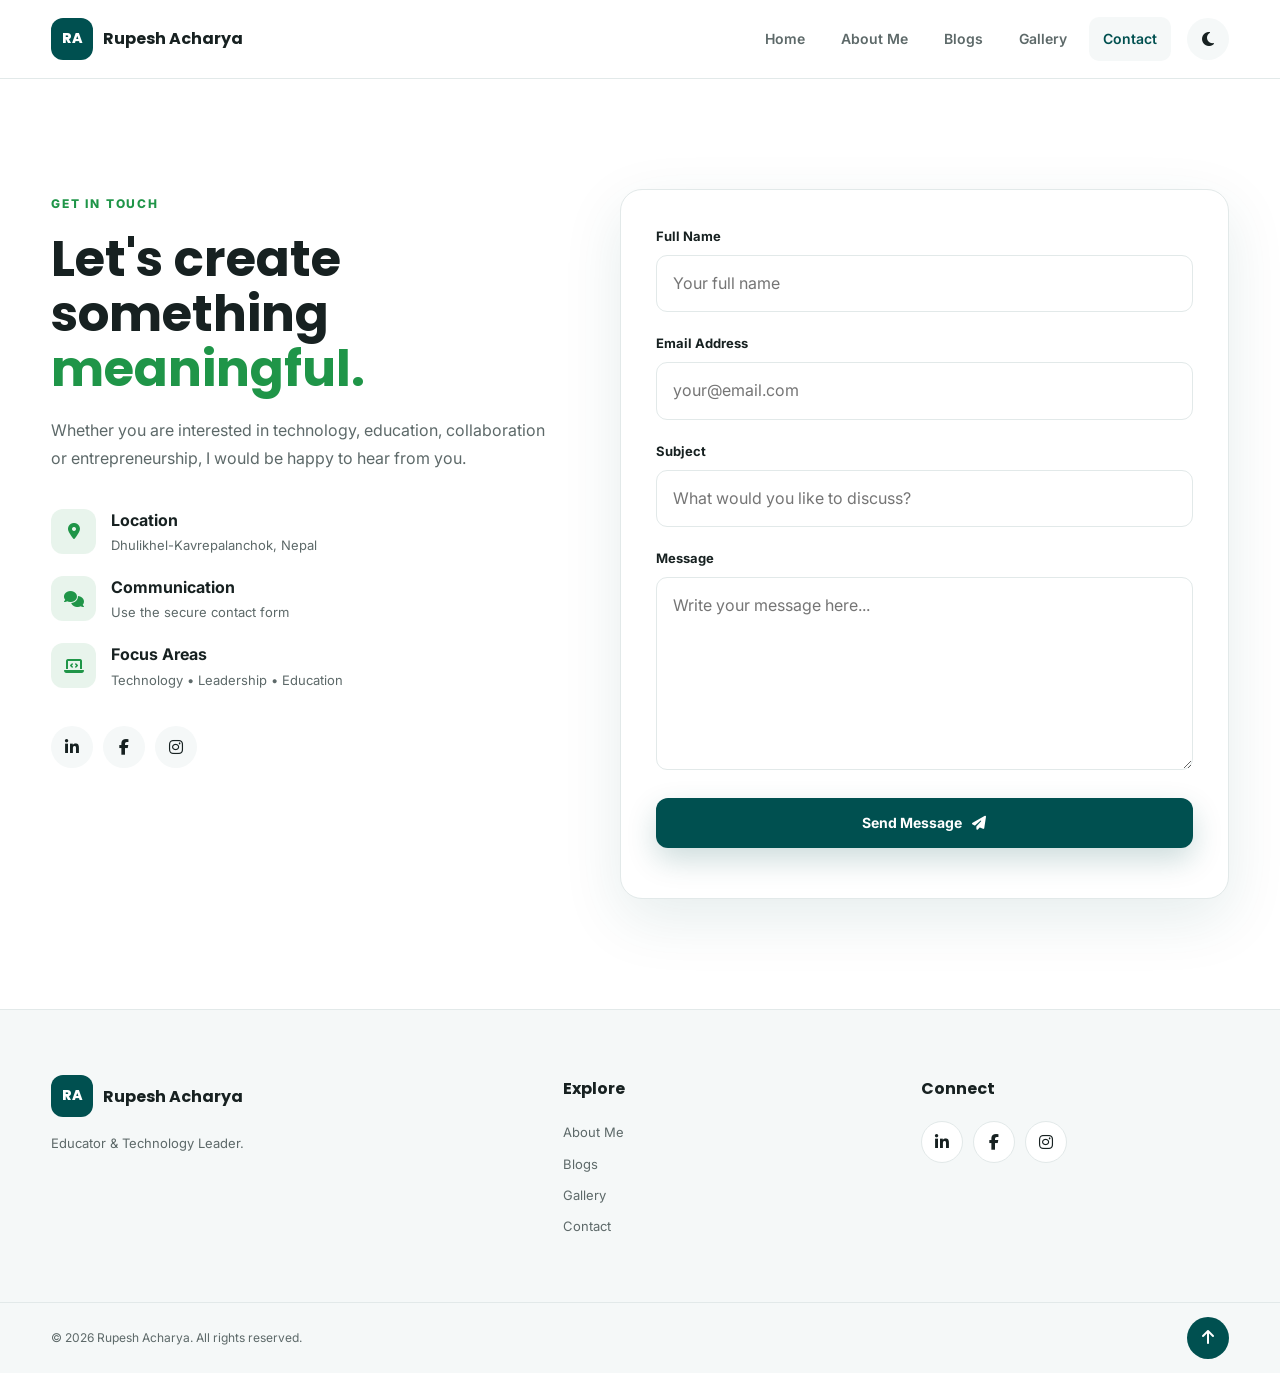
<file: contact.html>
<!DOCTYPE html>
<html lang="en">

<head>

<meta charset="UTF-8">
<meta name="viewport" content="width=device-width, initial-scale=1.0">

<title>Contact | Rupesh Acharya</title>

<meta name="description"
content="Contact Rupesh Acharya for technology, digital innovation, education, entrepreneurship and project opportunities.">

<link rel="canonical" href="https://rupeshacharya.com.np/contact.html">

<link rel="icon" type="image/svg+xml" href="favicon.svg">

<link rel="preconnect" href="https://fonts.googleapis.com">
<link rel="preconnect" href="https://fonts.gstatic.com" crossorigin>

<link href="https://fonts.googleapis.com/css2?family=Inter:wght@400;500;600;700&family=Poppins:wght@500;600;700;800&display=swap" rel="stylesheet">

<link rel="stylesheet" href="css/style.css">

<link rel="stylesheet"
href="https://cdnjs.cloudflare.com/ajax/libs/font-awesome/6.5.2/css/all.min.css">

</head>

<body>

<div class="loader" id="loader">

<div class="loader-content">

<div class="loader-logo">RA</div>

<span>Loading Portfolio...</span>

</div>

</div>


<div class="scroll-progress" id="scrollProgress"></div>


<header class="site-header">

<nav class="navbar container">

<a href="index.html" class="logo">
<span>RA</span>
<strong>Rupesh Acharya</strong>
</a>

<button class="menu-toggle" id="menuToggle">
<i class="fas fa-bars"></i>
</button>

<div class="nav-menu" id="navMenu">

<a href="index.html">Home</a>
<a href="about.html">About Me</a>
<a href="blogs.html">Blogs</a>
<a href="gallery.html">Gallery</a>
<a href="contact.html" class="active">Contact</a>

<button class="theme-toggle" id="themeToggle">
<i class="fas fa-moon"></i>
</button>

</div>

</nav>

</header>


<main>


<section class="section">

<div class="container contact-grid">


<div class="contact-info reveal">

<span class="eyebrow">GET IN TOUCH</span>

<h2>
Let's create something
<span>meaningful.</span>
</h2>

<p>
Whether you are interested in technology, education, collaboration or entrepreneurship, I would be happy
to hear from you.
</p>


<div class="contact-points">

<div class="contact-point">

<div class="contact-icon">
<i class="fas fa-location-dot"></i>
</div>

<div>
<strong>Location</strong>
<span>Dhulikhel-Kavrepalanchok, Nepal</span>
</div>

</div>


<div class="contact-point">

<div class="contact-icon">
<i class="fas fa-comments"></i>
</div>

<div>
<strong>Communication</strong>
<span>Use the secure contact form</span>
</div>

</div>


<div class="contact-point">

<div class="contact-icon">
<i class="fas fa-laptop-code"></i>
</div>

<div>
<strong>Focus Areas</strong>
<span>Technology • Leadership • Education</span>
</div>

</div>

</div>


<div class="contact-social">

<a href="#" data-social="linkedin">
<i class="fab fa-linkedin-in"></i>
</a>

<a href="#" data-social="facebook">
<i class="fab fa-facebook-f"></i>
</a>

<a href="#" data-social="instagram">
<i class="fab fa-instagram"></i>
</a>

</div>

</div>


<div class="contact-form-wrapper reveal">

<form
id="contactForm"
action="https://formspree.io/f/xyeydvzg"
method="POST">

<input type="hidden"
name="_subject"
value="New message from Rupesh Acharya Portfolio">

<div class="form-group">

<label for="name">Full Name</label>

<input
type="text"
id="name"
name="name"
placeholder="Your full name"
required>

</div>


<div class="form-group">

<label for="email">Email Address</label>

<input
type="email"
id="email"
name="email"
placeholder="your@email.com"
required>

</div>


<div class="form-group">

<label for="subject">Subject</label>

<input
type="text"
id="subject"
name="subject"
placeholder="What would you like to discuss?"
required>

</div>


<div class="form-group">

<label for="message">Message</label>

<textarea
id="message"
name="message"
rows="6"
placeholder="Write your message here..."
required></textarea>

</div>


<button type="submit" class="btn btn-primary submit-btn">

<span>Send Message</span>

<i class="fas fa-paper-plane"></i>

</button>


<div id="formStatus" class="form-status"></div>

</form>

</div>

</div>

</section>

</main>


<footer class="site-footer">

    <div class="container footer-grid">

        <div class="footer-brand">

            <a href="index.html" class="logo">
                <span>RA</span>
                <strong>Rupesh Acharya</strong>
            </a>

            <p>
                Educator & Technology Leader.
            </p>

        </div>


        <div class="footer-links">

            <h4>Explore</h4>

            <a href="about.html">About Me</a>
            <a href="blogs.html">Blogs</a>
            <a href="gallery.html">Gallery</a>
            <a href="contact.html">Contact</a>

        </div>


        <div class="footer-social">

            <h4>Connect</h4>

            <div class="social-icons">

                <a href="#" data-social="linkedin" aria-label="LinkedIn">
                    <i class="fab fa-linkedin-in"></i>
                </a>

               
                <a href="#" data-social="facebook" aria-label="Facebook">
                    <i class="fab fa-facebook-f"></i>
                </a>

                <a href="#" data-social="instagram" aria-label="Instagram">
                    <i class="fab fa-instagram"></i>
                </a>

            </div>

        </div>

    </div>


    <div class="footer-bottom">

        <div class="container">

            <p>
                © <span id="currentYear"></span> Rupesh Acharya.
                All rights reserved.
            </p>

            <button id="backToTop" class="back-top" aria-label="Back to top">
                <i class="fas fa-arrow-up"></i>
            </button>

        </div>

    </div>

</footer>


<script src="js/script.js"></script>

</body>
</html>
</file>
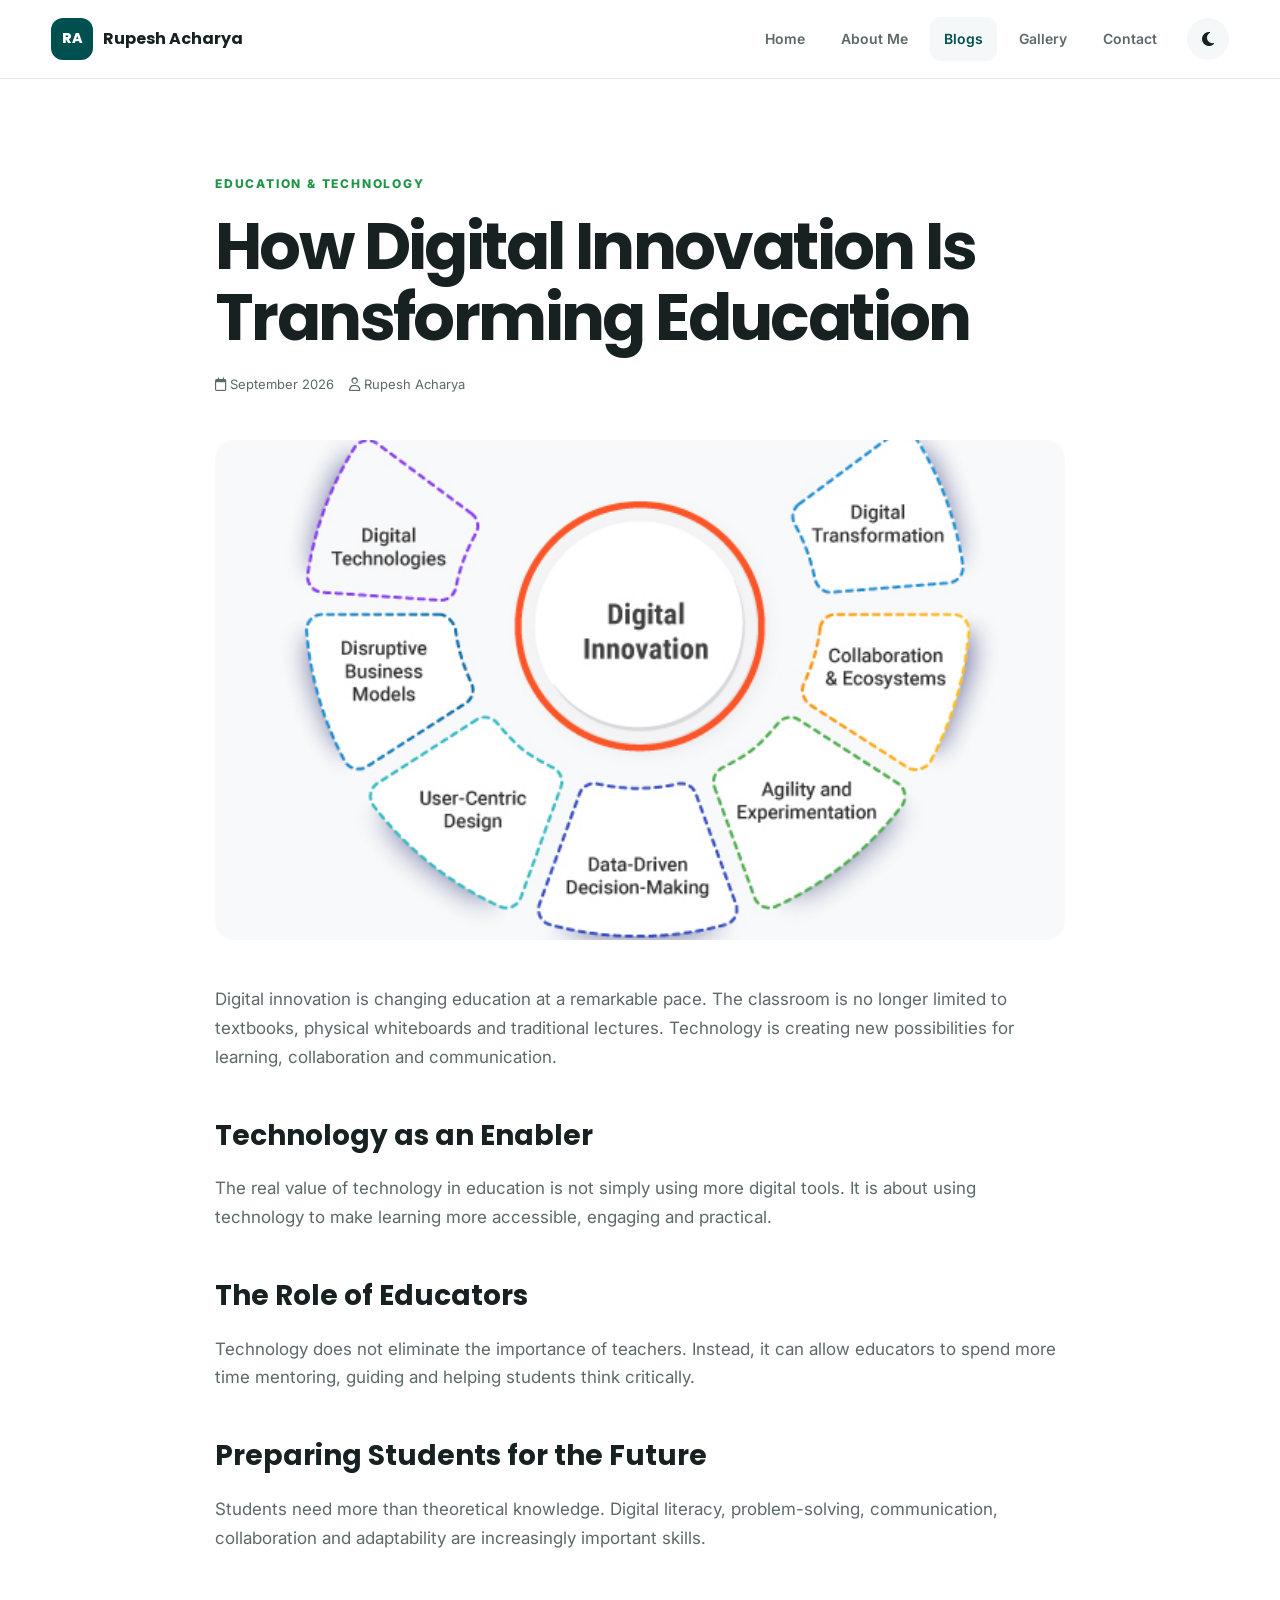
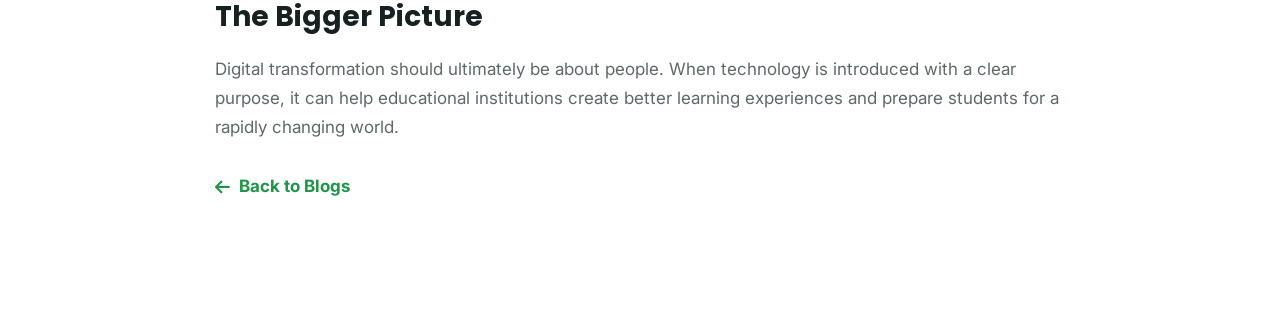
<file: blog/digital-innovation-education.html>
<!DOCTYPE html>
<html lang="en">

<head>

<meta charset="UTF-8">
<meta name="viewport" content="width=device-width, initial-scale=1.0">

<title>How Digital Innovation Is Transforming Education | Rupesh Acharya</title>

<meta name="description"
content="Thoughts on how digital innovation is changing education, teaching and learning.">

<link rel="icon" type="image/svg+xml" href="../favicon.svg">

<link rel="stylesheet" href="../css/style.css">

<link href="https://fonts.googleapis.com/css2?family=Inter:wght@400;500;600;700&family=Poppins:wght@500;600;700;800&display=swap" rel="stylesheet">

<link rel="stylesheet"
href="https://cdnjs.cloudflare.com/ajax/libs/font-awesome/6.5.2/css/all.min.css">

</head>

<body>

<header class="site-header">

<nav class="navbar container">

<a href="../index.html" class="logo">
<span>RA</span>
<strong>Rupesh Acharya</strong>
</a>

<button class="menu-toggle" id="menuToggle">
<i class="fas fa-bars"></i>
</button>

<div class="nav-menu" id="navMenu">

<a href="../index.html">Home</a>
<a href="../about.html">About Me</a>
<a href="../blogs.html" class="active">Blogs</a>
<a href="../gallery.html">Gallery</a>
<a href="../contact.html">Contact</a>

<button class="theme-toggle" id="themeToggle">
<i class="fas fa-moon"></i>
</button>

</div>

</nav>

</header>


<main>

<article class="article">

<header class="article-header">

<span class="eyebrow">
EDUCATION & TECHNOLOGY
</span>

<h1>
How Digital Innovation Is Transforming Education
</h1>

<div class="article-meta">

<span>
<i class="far fa-calendar"></i>
September 2026
</span>

<span>
<i class="far fa-user"></i>
Rupesh Acharya
</span>

</div>

</header>


<img
src="../images/blog-1.jpg"
alt="Digital innovation in education"
class="article-cover">


<div class="article-body">

<p>
Digital innovation is changing education at a remarkable pace.
The classroom is no longer limited to textbooks, physical
whiteboards and traditional lectures. Technology is creating
new possibilities for learning, collaboration and communication.
</p>


<h2>
Technology as an Enabler
</h2>

<p>
The real value of technology in education is not simply using
more digital tools. It is about using technology to make learning
more accessible, engaging and practical.
</p>


<h2>
The Role of Educators
</h2>

<p>
Technology does not eliminate the importance of teachers.
Instead, it can allow educators to spend more time mentoring,
guiding and helping students think critically.
</p>


<h2>
Preparing Students for the Future
</h2>

<p>
Students need more than theoretical knowledge. Digital literacy,
problem-solving, communication, collaboration and adaptability
are increasingly important skills.
</p>


<h2>
The Bigger Picture
</h2>

<p>
Digital transformation should ultimately be about people.
When technology is introduced with a clear purpose, it can help
educational institutions create better learning experiences
and prepare students for a rapidly changing world.
</p>


<a href="../blogs.html" class="text-link">

<i class="fas fa-arrow-left"></i>

Back to Blogs

</a>

</div>

</article>

</main>


<script src="../js/script.js"></script>

</body>

</html>
</file>
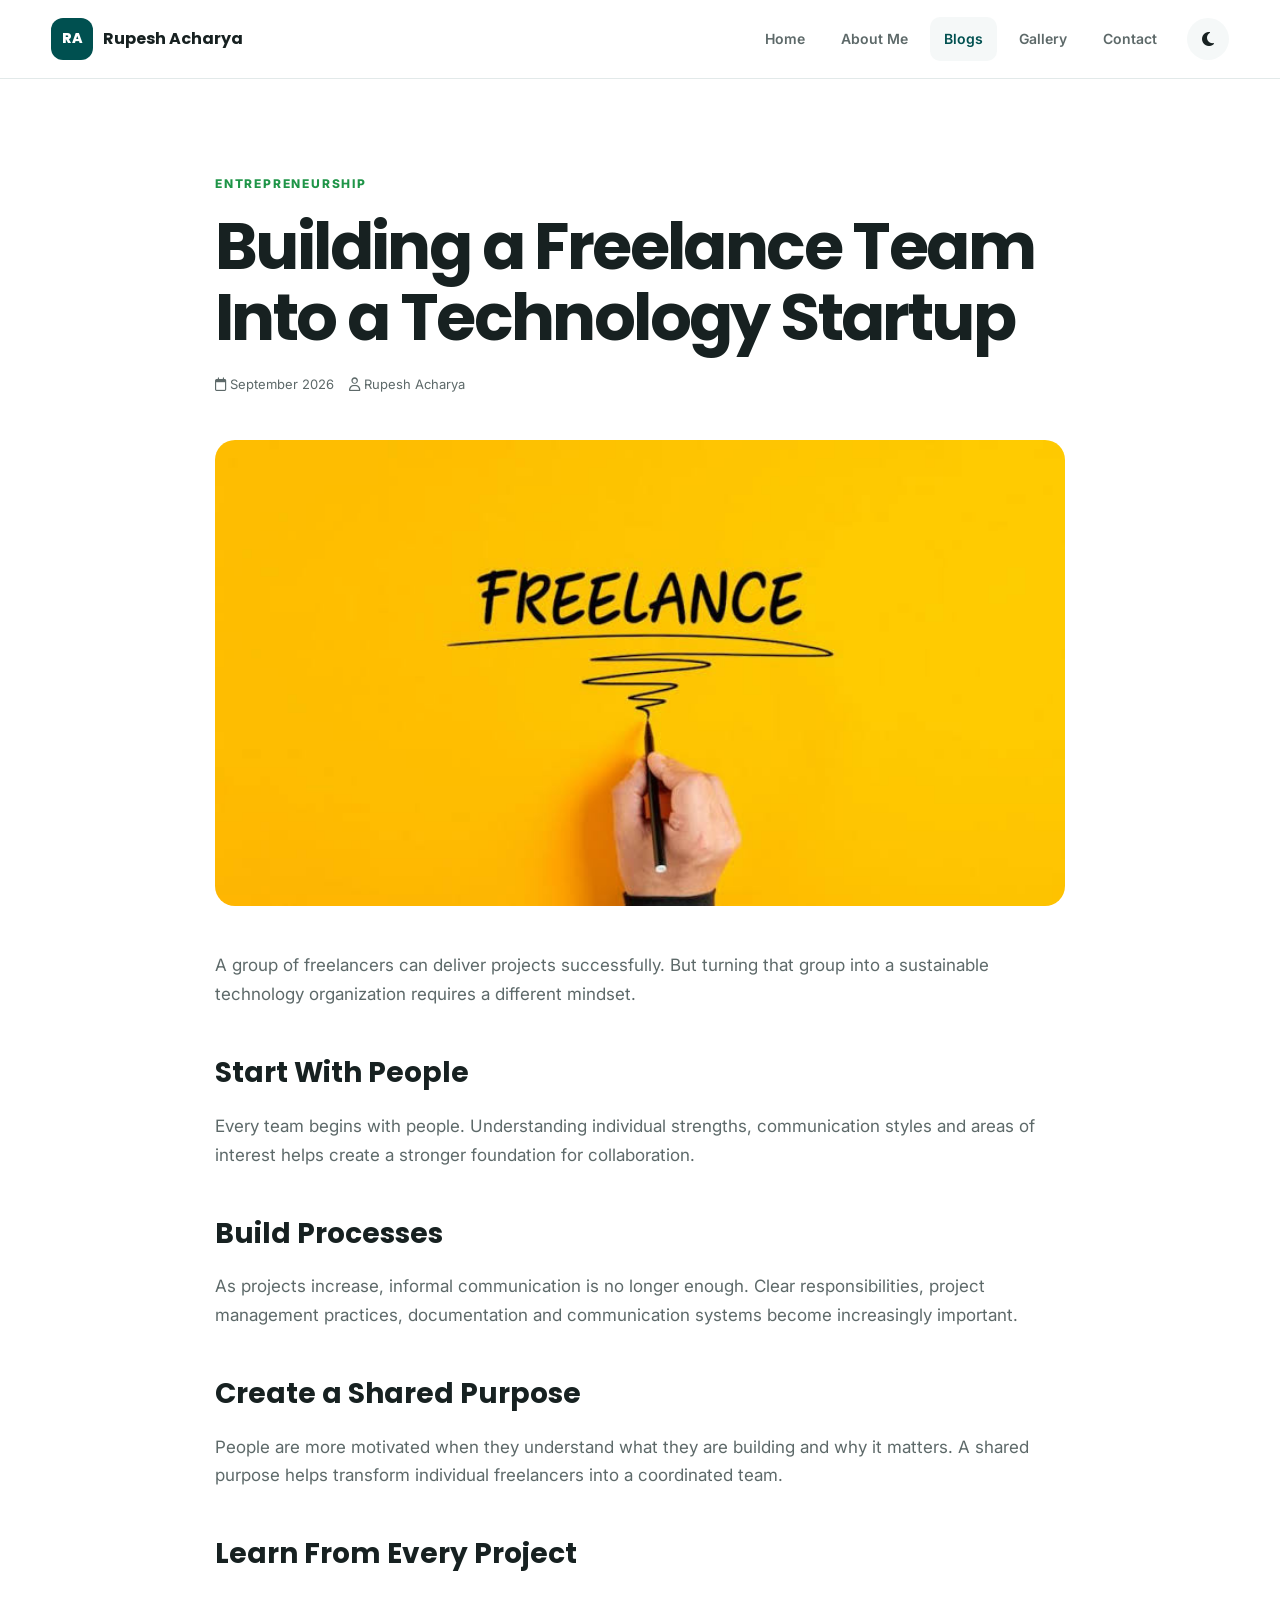
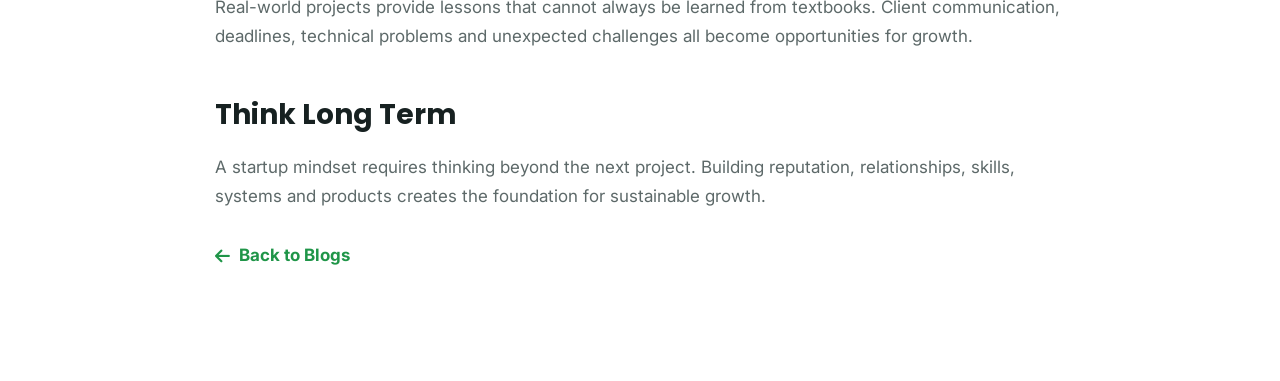
<file: blog/freelance-to-startup.html>
<!DOCTYPE html>
<html lang="en">

<head>

<meta charset="UTF-8">
<meta name="viewport" content="width=device-width, initial-scale=1.0">

<title>Building a Freelance Team Into a Technology Startup | Rupesh Acharya</title>

<meta name="description"
content="Lessons from building a freelance technology team into a more structured startup environment.">

<link rel="icon" type="image/svg+xml" href="../favicon.svg">

<link rel="stylesheet" href="../css/style.css">

<link href="https://fonts.googleapis.com/css2?family=Inter:wght@400;500;600;700&family=Poppins:wght@500;600;700;800&display=swap" rel="stylesheet">

<link rel="stylesheet"
href="https://cdnjs.cloudflare.com/ajax/libs/font-awesome/6.5.2/css/all.min.css">

</head>

<body>

<header class="site-header">

<nav class="navbar container">

<a href="../index.html" class="logo">
<span>RA</span>
<strong>Rupesh Acharya</strong>
</a>

<button class="menu-toggle" id="menuToggle">
<i class="fas fa-bars"></i>
</button>

<div class="nav-menu" id="navMenu">

<a href="../index.html">Home</a>
<a href="../about.html">About Me</a>
<a href="../blogs.html" class="active">Blogs</a>
<a href="../gallery.html">Gallery</a>
<a href="../contact.html">Contact</a>

<button class="theme-toggle" id="themeToggle">
<i class="fas fa-moon"></i>
</button>

</div>

</nav>

</header>


<main>

<article class="article">

<header class="article-header">

<span class="eyebrow">
ENTREPRENEURSHIP
</span>

<h1>
Building a Freelance Team Into a Technology Startup
</h1>

<div class="article-meta">

<span>
<i class="far fa-calendar"></i>
September 2026
</span>

<span>
<i class="far fa-user"></i>
Rupesh Acharya
</span>

</div>

</header>


<img
src="../images/blog-3.jpg"
alt="Freelance technology team"
class="article-cover">


<div class="article-body">

<p>
A group of freelancers can deliver projects successfully.
But turning that group into a sustainable technology organization
requires a different mindset.
</p>


<h2>
Start With People
</h2>

<p>
Every team begins with people. Understanding individual strengths,
communication styles and areas of interest helps create a stronger
foundation for collaboration.
</p>


<h2>
Build Processes</h2>

<p>
As projects increase, informal communication is no longer enough.
Clear responsibilities, project management practices, documentation
and communication systems become increasingly important.
</p>


<h2>
Create a Shared Purpose
</h2>

<p>
People are more motivated when they understand what they are
building and why it matters. A shared purpose helps transform
individual freelancers into a coordinated team.
</p>


<h2>
Learn From Every Project
</h2>

<p>
Real-world projects provide lessons that cannot always be learned
from textbooks. Client communication, deadlines, technical
problems and unexpected challenges all become opportunities
for growth.
</p>


<h2>
Think Long Term
</h2>

<p>
A startup mindset requires thinking beyond the next project.
Building reputation, relationships, skills, systems and products
creates the foundation for sustainable growth.
</p>


<a href="../blogs.html" class="text-link">

<i class="fas fa-arrow-left"></i>

Back to Blogs

</a>

</div>

</article>

</main>


<script src="../js/script.js"></script>

</body>

</html>
</file>
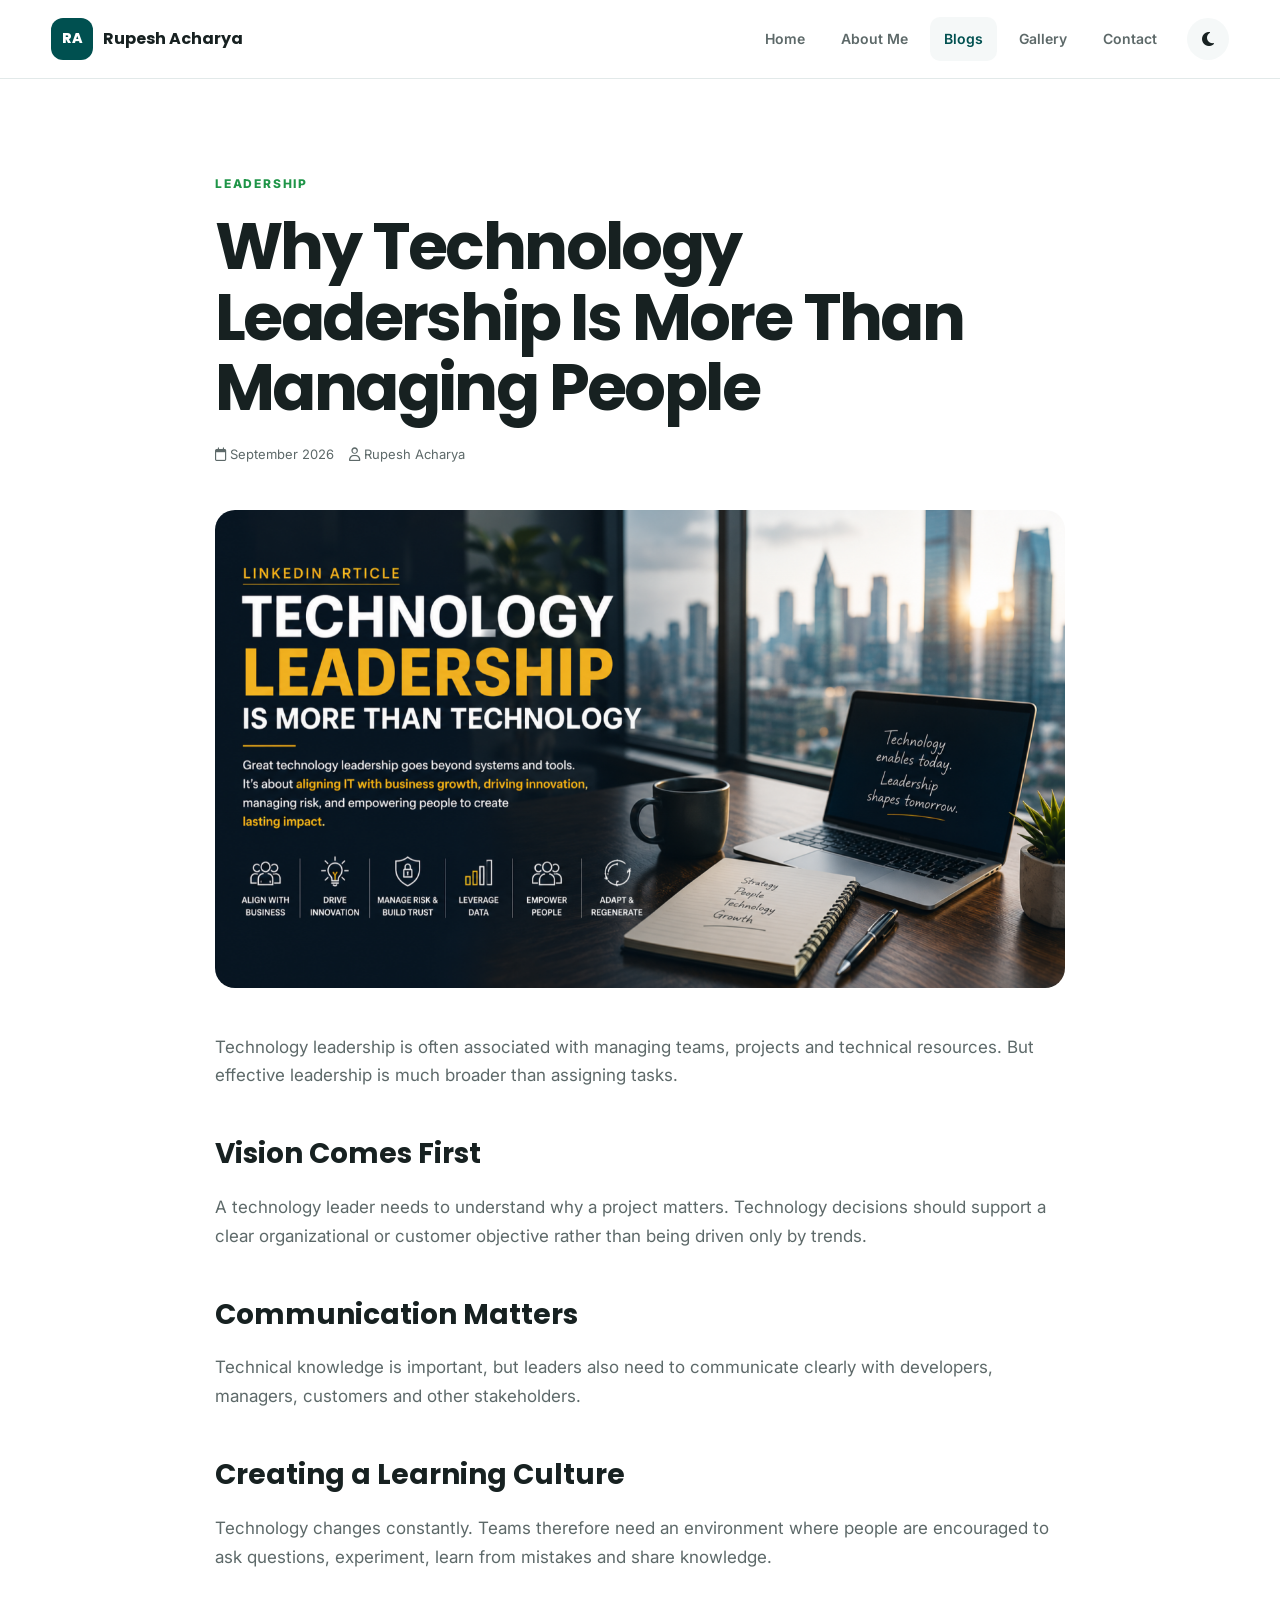
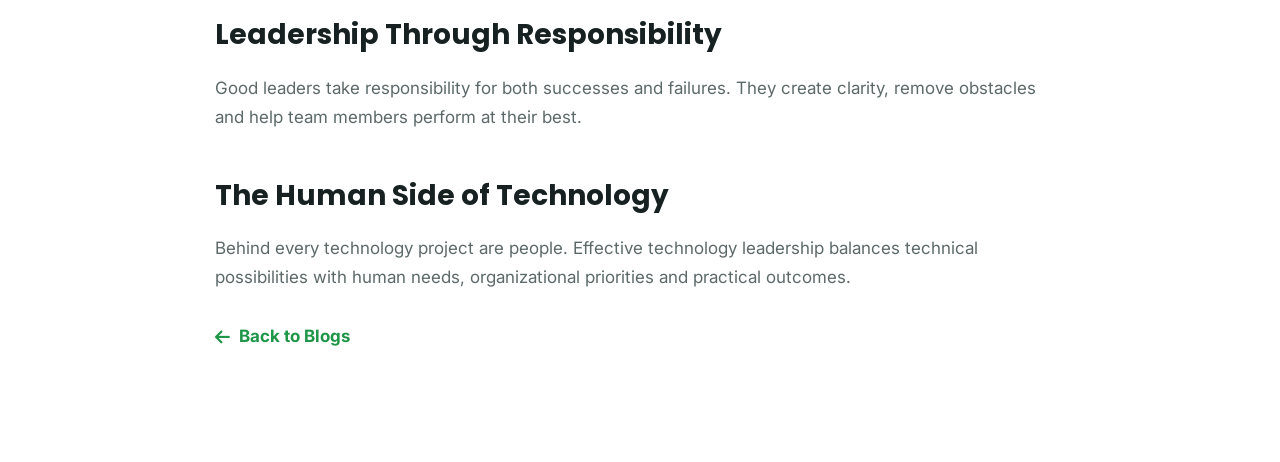
<file: blog/technology-leadership.html>
<!DOCTYPE html>
<html lang="en">

<head>

<meta charset="UTF-8">
<meta name="viewport" content="width=device-width, initial-scale=1.0">

<title>Why Technology Leadership Is More Than Managing People | Rupesh Acharya</title>

<meta name="description"
content="A perspective on technology leadership, communication, vision and building effective teams.">

<link rel="icon" type="image/svg+xml" href="../favicon.svg">

<link rel="stylesheet" href="../css/style.css">

<link href="https://fonts.googleapis.com/css2?family=Inter:wght@400;500;600;700&family=Poppins:wght@500;600;700;800&display=swap" rel="stylesheet">

<link rel="stylesheet"
href="https://cdnjs.cloudflare.com/ajax/libs/font-awesome/6.5.2/css/all.min.css">

</head>

<body>

<header class="site-header">

<nav class="navbar container">

<a href="../index.html" class="logo">
<span>RA</span>
<strong>Rupesh Acharya</strong>
</a>

<button class="menu-toggle" id="menuToggle">
<i class="fas fa-bars"></i>
</button>

<div class="nav-menu" id="navMenu">

<a href="../index.html">Home</a>
<a href="../about.html">About Me</a>
<a href="../blogs.html" class="active">Blogs</a>
<a href="../gallery.html">Gallery</a>
<a href="../contact.html">Contact</a>

<button class="theme-toggle" id="themeToggle">
<i class="fas fa-moon"></i>
</button>

</div>

</nav>

</header>


<main>

<article class="article">

<header class="article-header">

<span class="eyebrow">
LEADERSHIP
</span>

<h1>
Why Technology Leadership Is More Than Managing People
</h1>

<div class="article-meta">

<span>
<i class="far fa-calendar"></i>
September 2026
</span>

<span>
<i class="far fa-user"></i>
Rupesh Acharya
</span>

</div>

</header>


<img
src="../images/blog-2.png"
alt="Technology leadership"
class="article-cover">


<div class="article-body">

<p>
Technology leadership is often associated with managing teams,
projects and technical resources. But effective leadership is
much broader than assigning tasks.
</p>


<h2>
Vision Comes First
</h2>

<p>
A technology leader needs to understand why a project matters.
Technology decisions should support a clear organizational or
customer objective rather than being driven only by trends.
</p>


<h2>
Communication Matters
</h2>

<p>
Technical knowledge is important, but leaders also need to
communicate clearly with developers, managers, customers and
other stakeholders.
</p>


<h2>
Creating a Learning Culture
</h2>

<p>
Technology changes constantly. Teams therefore need an environment
where people are encouraged to ask questions, experiment,
learn from mistakes and share knowledge.
</p>


<h2>
Leadership Through Responsibility
</h2>

<p>
Good leaders take responsibility for both successes and failures.
They create clarity, remove obstacles and help team members
perform at their best.
</p>


<h2>
The Human Side of Technology
</h2>

<p>
Behind every technology project are people. Effective technology
leadership balances technical possibilities with human needs,
organizational priorities and practical outcomes.
</p>


<a href="../blogs.html" class="text-link">

<i class="fas fa-arrow-left"></i>

Back to Blogs

</a>

</div>

</article>

</main>


<script src="../js/script.js"></script>

</body>

</html>
</file>
<file: css/style.css>
:root {
    --primary: #005050;
    --primary-dark: #003c3c;
    --green: #1f9548;
    --yellow: #ffcd0b;

    --bg: #ffffff;
    --bg-soft: #f5f8f8;
    --surface: #ffffff;

    --text: #172121;
    --text-soft: #5d6969;
    --border: #e2e9e9;

    --shadow: 0 20px 60px rgba(0, 80, 80, 0.10);

    --radius: 18px;

    --font-heading: "Poppins", sans-serif;
    --font-body: "Inter", sans-serif;
}

body.dark-mode {

    --bg: #071313;
    --bg-soft: #0d1d1d;
    --surface: #102424;

    --text: #f2f8f8;
    --text-soft: #a9bbbb;
    --border: #203838;

    --shadow: 0 20px 60px rgba(0, 0, 0, 0.35);
}


/* RESET */

* {
    margin: 0;
    padding: 0;
    box-sizing: border-box;
}

html {
    scroll-behavior: smooth;
}

body {
    font-family: var(--font-body);
    background: var(--bg);
    color: var(--text);
    line-height: 1.7;
    overflow-x: hidden;
    transition: background 0.3s ease, color 0.3s ease;
}

img {
    max-width: 100%;
    display: block;
}

a {
    color: inherit;
    text-decoration: none;
}

button,
input,
textarea {
    font: inherit;
}


/* CONTAINER */

.container {
    width: min(1180px, 92%);
    margin: auto;
}


/* LOADER */

.loader {
    position: fixed;
    inset: 0;
    z-index: 9999;
    display: grid;
    place-items: center;
    background: var(--bg);
    transition: opacity 0.5s ease, visibility 0.5s ease;
}

.loader.hidden {
    opacity: 0;
    visibility: hidden;
}

.loader-content {
    text-align: center;
}

.loader-logo {
    width: 65px;
    height: 65px;
    margin: auto auto 15px;
    display: grid;
    place-items: center;

    border-radius: 18px;

    background: var(--primary);
    color: white;

    font-family: var(--font-heading);
    font-weight: 800;
    font-size: 22px;

    animation: loaderPulse 1.2s infinite alternate;
}

.loader-content span {
    color: var(--text-soft);
    font-size: 14px;
}

@keyframes loaderPulse {
    from {
        transform: scale(0.95);
    }

    to {
        transform: scale(1.05);
    }
}


/* SCROLL PROGRESS */

.scroll-progress {
    position: fixed;
    top: 0;
    left: 0;
    z-index: 9998;

    width: 0;
    height: 3px;

    background: var(--green);
}


/* NAVBAR */

.site-header {
    position: sticky;
    top: 0;
    z-index: 1000;

    background: color-mix(in srgb, var(--bg) 88%, transparent);
    backdrop-filter: blur(18px);

    border-bottom: 1px solid var(--border);
}

.navbar {
    min-height: 78px;

    display: flex;
    align-items: center;
    justify-content: space-between;
}

.logo {
    display: inline-flex;
    align-items: center;
    gap: 10px;

    font-family: var(--font-heading);
}

.logo span {
    width: 42px;
    height: 42px;

    display: grid;
    place-items: center;

    border-radius: 12px;

    background: var(--primary);
    color: white;

    font-size: 14px;
    font-weight: 800;
}

.logo strong {
    font-size: 16px;
}

.nav-menu {
    display: flex;
    align-items: center;
    gap: 8px;
}

.nav-menu > a {
    padding: 10px 14px;

    color: var(--text-soft);

    font-size: 14px;
    font-weight: 600;

    border-radius: 10px;

    transition: 0.25s ease;
}

.nav-menu > a:hover,
.nav-menu > a.active {
    color: var(--primary);
    background: var(--bg-soft);
}

.theme-toggle,
.menu-toggle {
    border: 0;
    cursor: pointer;
}

.theme-toggle {
    width: 42px;
    height: 42px;

    margin-left: 8px;

    display: grid;
    place-items: center;

    border-radius: 50%;

    background: var(--bg-soft);
    color: var(--text);

    transition: 0.25s ease;
}

.theme-toggle:hover {
    transform: rotate(15deg);
}

.menu-toggle {
    display: none;

    width: 42px;
    height: 42px;

    border-radius: 10px;

    background: var(--bg-soft);
    color: var(--text);
}


/* HERO */

.hero {
    position: relative;
    min-height: calc(100vh - 78px);

    display: grid;
    align-items: center;

    overflow: hidden;
}

.hero-bg {
    position: absolute;
    width: 650px;
    height: 650px;

    top: -250px;
    right: -200px;

    background: radial-gradient(
        circle,
        rgba(31, 149, 72, 0.14),
        transparent 65%
    );

    pointer-events: none;
}

.hero-grid {
    position: relative;
    z-index: 1;

    display: grid;
    grid-template-columns: 1.05fr 0.95fr;

    align-items: center;
    gap: 70px;

    padding: 90px 0;
}

.eyebrow {
    display: inline-block;

    color: var(--green);

    font-size: 12px;
    font-weight: 800;

    letter-spacing: 0.15em;

    margin-bottom: 18px;
}

.hero h1 {
    max-width: 720px;

    font-family: var(--font-heading);

    font-size: clamp(44px, 6vw, 78px);

    line-height: 1.05;

    letter-spacing: -0.045em;
}

.hero h1 span,
.page-hero h1 span,
.section-heading h2 span,
.split-content h2 span,
.contact-info h2 span {
    color: var(--green);
}

.hero-text {
    max-width: 650px;

    margin: 25px 0 32px;

    color: var(--text-soft);

    font-size: 17px;
}

.hero-buttons {
    display: flex;
    flex-wrap: wrap;
    gap: 12px;
}

.btn {
    display: inline-flex;
    align-items: center;
    justify-content: center;

    gap: 10px;

    min-height: 50px;

    padding: 0 22px;

    border-radius: 12px;

    font-size: 14px;
    font-weight: 700;

    border: 1px solid transparent;

    transition: 0.3s ease;
}

.btn-primary {
    background: var(--primary);
    color: white;

    box-shadow: 0 12px 30px rgba(0, 80, 80, 0.2);
}

.btn-primary:hover {
    background: var(--primary-dark);
    transform: translateY(-3px);
}

.btn-secondary {
    border-color: var(--border);
    background: var(--surface);
}

.btn-secondary:hover {
    border-color: var(--primary);
    color: var(--primary);
    transform: translateY(-3px);
}

.hero-mini-stats {
    display: flex;
    flex-wrap: wrap;

    gap: 25px;

    margin-top: 50px;
}

.hero-mini-stats div {
    display: flex;
    flex-direction: column;
}

.hero-mini-stats strong {
    font-size: 13px;
}

.hero-mini-stats span {
    color: var(--text-soft);
    font-size: 12px;
}


/* HERO VISUAL */

.hero-visual {
    position: relative;

    min-height: 580px;

    display: grid;
    place-items: center;
}

.profile-card {
    position: relative;
    z-index: 3;

    width: min(390px, 75vw);

    padding: 14px;

    background: var(--surface);

    border: 1px solid var(--border);

    border-radius: 30px;

    box-shadow: var(--shadow);

    transform: rotate(2deg);

    transition: 0.4s ease;
}

.profile-card:hover {
    transform: rotate(0deg) translateY(-8px);
}

.profile-image-wrap {
    aspect-ratio: 4 / 5;
    overflow: hidden;
    border-radius: 22px;
}

.profile-image {
    width: 100%;
    height: 100%;
    object-fit: cover;
}

.profile-card-info {
    padding: 18px 8px 8px;

    display: flex;
    flex-direction: column;
}

.profile-card-info span {
    font-family: var(--font-heading);
    font-weight: 700;
}

.profile-card-info small {
    color: var(--text-soft);
}

.orbit {
    position: absolute;

    border: 1px dashed rgba(31, 149, 72, 0.35);

    border-radius: 50%;
}

.orbit-one {
    width: 520px;
    height: 520px;

    animation: orbit 20s linear infinite;
}

.orbit-two {
    width: 650px;
    height: 650px;

    animation: orbit 28s linear infinite reverse;
}

@keyframes orbit {
    to {
        transform: rotate(360deg);
    }
}

.floating-card {
    position: absolute;
    z-index: 5;

    display: flex;
    align-items: center;
    gap: 10px;

    padding: 13px 16px;

    background: var(--surface);

    border: 1px solid var(--border);

    border-radius: 14px;

    box-shadow: var(--shadow);

    font-size: 12px;
    font-weight: 700;

    animation: floatCard 4s ease-in-out infinite;
}

.floating-card i {
    color: var(--green);
}

.card-one {
    top: 15%;
    left: 0;
}

.card-two {
    right: 0;
    top: 45%;

    animation-delay: 1s;
}

.card-three {
    left: 5%;
    bottom: 15%;

    animation-delay: 2s;
}

@keyframes floatCard {

    0%,
    100% {
        transform: translateY(0);
    }

    50% {
        transform: translateY(-10px);
    }
}


/* SECTIONS */

.section {
    padding: 110px 0;
}

.section-alt {
    background: var(--bg-soft);
}

.section-heading {
    max-width: 700px;
    margin-bottom: 55px;
}

.section-heading h2 {
    font-family: var(--font-heading);

    font-size: clamp(32px, 4vw, 52px);

    line-height: 1.1;

    letter-spacing: -0.035em;
}

.section-heading p {
    margin-top: 18px;

    color: var(--text-soft);
}


/* FEATURE GRID */

.feature-grid {
    display: grid;

    grid-template-columns: repeat(4, 1fr);

    gap: 18px;
}

.feature-card {
    padding: 30px;

    background: var(--surface);

    border: 1px solid var(--border);

    border-radius: var(--radius);

    transition: 0.3s ease;
}

.feature-card:hover {
    transform: translateY(-8px);
    box-shadow: var(--shadow);
    border-color: rgba(31, 149, 72, 0.35);
}

.feature-icon {
    width: 50px;
    height: 50px;

    display: grid;
    place-items: center;

    margin-bottom: 25px;

    border-radius: 14px;

    background: rgba(31, 149, 72, 0.10);
    color: var(--green);
}

.feature-card h3 {
    font-family: var(--font-heading);
    margin-bottom: 12px;
}

.feature-card p {
    color: var(--text-soft);
    font-size: 14px;
}


/* SPLIT */

.split-section {
    display: grid;

    grid-template-columns: 0.9fr 1.1fr;

    align-items: center;

    gap: 80px;
}

.split-image {
    position: relative;
}

.split-image img {
    width: 100%;

    max-height: 600px;

    object-fit: cover;

    border-radius: 25px;

    box-shadow: var(--shadow);
}

.split-content h2 {
    font-family: var(--font-heading);

    font-size: clamp(32px, 4vw, 50px);

    line-height: 1.1;

    letter-spacing: -0.035em;
}

.split-content p {
    margin: 20px 0;

    color: var(--text-soft);
}

.text-link {
    display: inline-flex;
    align-items: center;
    gap: 9px;

    margin-top: 10px;

    color: var(--green);

    font-weight: 700;

    transition: 0.25s ease;
}

.text-link:hover {
    gap: 14px;
}


/* MINI TIMELINE */

.timeline-mini {
    display: grid;

    grid-template-columns: repeat(4, 1fr);

    gap: 20px;
}

.timeline-item {
    padding: 18px;

    border: 0.5px solid var(--border);

    border-radius: var(--radius);

    background: var(--surface);
}

.timeline-item span {
    color: var(--green);

    font-size: 12px;
    font-weight: 700;
}

.timeline-item h3 {
    margin-top: 10px;

    font-family: var(--font-heading);

    font-size: 18px;
}

.timeline-item p {
    color: var(--text-soft);

    font-size: 13px;
}


/* CTA */

.cta-section {
    padding: 110px 0;

    background:
        linear-gradient(
            135deg,
            var(--primary),
            #0b6969
        );

    color: white;
}

.cta-content {
    max-width: 760px;
    text-align: center;
}

.cta-content .eyebrow {
    color: var(--yellow);
}

.cta-content h2 {
    font-family: var(--font-heading);

    font-size: clamp(34px, 5vw, 58px);

    line-height: 1.1;
}

.cta-content p {
    margin: 20px auto 30px;

    max-width: 600px;

    color: rgba(255,255,255,0.78);
}


/* PAGE HERO */

.page-hero {
    padding: 110px 0 90px;

    background:
        radial-gradient(
            circle at 85% 30%,
            rgba(31, 149, 72, 0.12),
            transparent 35%
        ),
        var(--bg-soft);
}

.page-hero h1 {
    max-width: 850px;

    font-family: var(--font-heading);

    font-size: clamp(42px, 6vw, 72px);

    line-height: 1.05;

    letter-spacing: -0.045em;
}

.page-hero p {
    max-width: 650px;

    margin-top: 20px;

    color: var(--text-soft);

    font-size: 17px;
}


/* TIMELINE */

.timeline {
    position: relative;

    max-width: 900px;

    margin: auto;
}

.timeline::before {
    content: "";

    position: absolute;

    left: 155px;
    top: 0;
    bottom: 0;

    width: 1px;

    background: var(--border);
}

.timeline::before2 {
    content: "";

    position: absolute;

    left: 135px;
    top: 0;
    bottom: 0;

    width: 1px;

    background: var(--border);
}

.timeline-card {
    position: relative;

    display: grid;

    grid-template-columns: 180px 1fr;

    gap: 30px;

    padding: 30px 0;

    border-bottom: 1px solid var(--border);
}

.timeline-card::before {
    content: "";

    position: absolute;

    left: 150px;
    top: 38px;

    width: 11px;
    height: 11px;

    border-radius: 50%;

    background: var(--green);

    box-shadow:
        0 0 0 5px var(--bg-soft);
}
.timeline-card::before2 {
    content: "";

    position: absolute;

    left: 130px;
    top: 38px;

    width: 11px;
    height: 11px;

    border-radius: 50%;

    background: var(--green);

    box-shadow:
        0 0 0 5px var(--bg-soft);
}

.timeline-date {
    color: var(--green);

    font-size: 13px;
    font-weight: 700;
}

.timeline-card h3 {
    font-family: var(--font-heading);

    font-size: 22px;
}

.timeline-card h4 {
    margin: 5px 0 10px;

    color: var(--text-soft);

    font-size: 14px;
}

.timeline-card p {
    color: var(--text-soft);
}


/* SKILLS */

.skills-grid {
    display: flex;

    flex-wrap: wrap;

    gap: 12px;
}

.skills-grid span {
    padding: 12px 18px;

    border-radius: 50px;

    border: 1px solid var(--border);

    background: var(--surface);

    font-size: 13px;
    font-weight: 600;

    transition: 0.25s ease;
}

.skills-grid span:hover {
    border-color: var(--green);

    color: var(--green);

    transform: translateY(-3px);
}


/* BLOG */

.blog-grid {
    display: grid;

    grid-template-columns: repeat(3, 1fr);

    gap: 25px;
}

.blog-card {
    overflow: hidden;

    background: var(--surface);

    border: 1px solid var(--border);

    border-radius: 20px;

    transition: 0.3s ease;
}

.blog-card:hover {
    transform: translateY(-8px);

    box-shadow: var(--shadow);
}

.blog-image {
    aspect-ratio: 16 / 10;

    overflow: hidden;
}

.blog-image img {
    width: 100%;
    height: 100%;

    object-fit: cover;

    transition: transform 0.5s ease;
}

.blog-card:hover .blog-image img {
    transform: scale(1.06);
}

.blog-content {
    padding: 25px;
}

.blog-category {
    color: var(--green);

    font-size: 11px;

    text-transform: uppercase;

    letter-spacing: 0.1em;

    font-weight: 800;
}

.blog-content h2 {
    margin: 12px 0;

    font-family: var(--font-heading);

    font-size: 23px;

    line-height: 1.25;
}

.blog-content p {
    color: var(--text-soft);

    font-size: 14px;
}


/* GALLERY */

.gallery-grid {
    columns: 3 300px;

    column-gap: 18px;
}

.gallery-item {
    position: relative;

    overflow: hidden;

    margin: 0 0 18px;

    break-inside: avoid;

    border-radius: 16px;

    cursor: pointer;

    background: var(--surface);
}

.gallery-item img {
    width: 100%;

    transition: transform 0.5s ease;
}

.gallery-item:hover img {
    transform: scale(1.05);
}

.gallery-item::after {
    content: "View";

    position: absolute;

    inset: auto 15px 15px auto;

    padding: 7px 12px;

    border-radius: 50px;

    background: rgba(0,0,0,0.65);

    color: white;

    font-size: 11px;

    opacity: 0;

    transform: translateY(10px);

    transition: 0.3s ease;
}

.gallery-item:hover::after {
    opacity: 1;

    transform: translateY(0);
}


/* LIGHTBOX */

.lightbox {
    position: fixed;

    inset: 0;

    z-index: 9999;

    display: none;

    align-items: center;
    justify-content: center;

    padding: 30px;

    background: rgba(0,0,0,0.94);
}

.lightbox.active {
    display: flex;
}

.lightbox-content {
    max-width: 1000px;
    width: 90%;

    max-height: 90vh;
}

.lightbox-content img {
    max-width: 100%;
    max-height: 78vh;

    margin: auto;

    object-fit: contain;

    border-radius: 8px;
}

.lightbox-caption {
    display: flex;

    justify-content: space-between;

    gap: 20px;

    margin-top: 15px;

    color: white;

    font-size: 14px;
}

.lightbox button {
    position: absolute;

    width: 48px;
    height: 48px;

    display: grid;
    place-items: center;

    border: 0;

    border-radius: 50%;

    background: rgba(255,255,255,0.12);

    color: white;

    cursor: pointer;

    transition: 0.25s ease;
}

.lightbox button:hover {
    background: rgba(255,255,255,0.25);
}

.lightbox-close {
    top: 25px;
    right: 25px;
}

.lightbox-prev {
    left: 25px;
    top: 50%;
}

.lightbox-next {
    right: 25px;
    top: 50%;
}


/* CONTACT */

.contact-grid {
    display: grid;

    grid-template-columns: 0.9fr 1.1fr;

    gap: 70px;

    align-items: start;
}

.contact-info h2 {
    font-family: var(--font-heading);

    font-size: clamp(34px, 4vw, 50px);

    line-height: 1.1;
}

.contact-info > p {
    margin: 20px 0;

    color: var(--text-soft);
}

.contact-points {
    margin-top: 35px;

    display: grid;

    gap: 18px;
}

.contact-point {
    display: flex;

    gap: 15px;

    align-items: center;
}

.contact-icon {
    width: 45px;
    height: 45px;

    display: grid;
    place-items: center;

    flex-shrink: 0;

    border-radius: 12px;

    background: rgba(31,149,72,0.1);

    color: var(--green);
}

.contact-point div:last-child {
    display: flex;
    flex-direction: column;
}

.contact-point span {
    color: var(--text-soft);

    font-size: 13px;
}

.contact-social {
    display: flex;

    gap: 10px;

    margin-top: 35px;
}

.contact-social a {
    width: 42px;
    height: 42px;

    display: grid;
    place-items: center;

    border-radius: 50%;

    background: var(--bg-soft);

    transition: 0.25s ease;
}

.contact-social a:hover {
    background: var(--primary);

    color: white;

    transform: translateY(-3px);
}

.contact-form-wrapper {
    padding: 35px;

    border: 1px solid var(--border);

    border-radius: 22px;

    background: var(--surface);

    box-shadow: var(--shadow);
}

.form-group {
    margin-bottom: 20px;
}

.form-group label {
    display: block;

    margin-bottom: 8px;

    font-size: 13px;
    font-weight: 700;
}

.form-group input,
.form-group textarea {
    width: 100%;

    padding: 14px 16px;

    border: 1px solid var(--border);

    border-radius: 11px;

    outline: none;

    background: var(--bg);

    color: var(--text);

    transition: 0.25s ease;
}

.form-group input:focus,
.form-group textarea:focus {
    border-color: var(--green);

    box-shadow:
        0 0 0 3px rgba(31,149,72,0.08);
}

.form-group textarea {
    resize: vertical;
}

.submit-btn {
    width: 100%;

    border: 0;

    cursor: pointer;
}

.form-status {
    margin-top: 15px;

    font-size: 13px;

    text-align: center;
}

.form-status.success {
    color: var(--green);
}

.form-status.error {
    color: #d33;
}


/* FOOTER */

.site-footer {
    border-top: 1px solid var(--border);

    background: var(--bg-soft);
}

.footer-grid {
    display: grid;

    grid-template-columns: 1.5fr 1fr 1fr;

    gap: 50px;

    padding: 65px 0;
}

.footer-brand p {
    max-width: 350px;

    margin-top: 15px;

    color: var(--text-soft);

    font-size: 13px;
}

.footer-links,
.footer-social {
    display: flex;

    flex-direction: column;

    align-items: flex-start;

    gap: 9px;
}

.footer-links h4,
.footer-social h4 {
    margin-bottom: 10px;

    font-family: var(--font-heading);
}

.footer-links a {
    color: var(--text-soft);

    font-size: 13px;
}

.footer-links a:hover {
    color: var(--green);
}

.social-icons {
    display: flex;
    gap: 10px;
}

.social-icons a {
    width: 42px;
    height: 42px;

    display: grid;
    place-items: center;

    border-radius: 50%;

    background: var(--surface);

    border: 1px solid var(--border);

    transition: 0.25s ease;
}

.social-icons a:hover {
    background: var(--primary);

    color: white;

    transform: translateY(-3px);
}

.footer-bottom {
    border-top: 1px solid var(--border);
}

.footer-bottom .container {
    min-height: 70px;

    display: flex;

    align-items: center;

    justify-content: space-between;
}

.footer-bottom p {
    color: var(--text-soft);

    font-size: 12px;
}

.back-top {
    width: 42px;
    height: 42px;

    border: 0;

    border-radius: 50%;

    background: var(--primary);

    color: white;

    cursor: pointer;
}


/* BLOG ARTICLE */

.article {
    max-width: 850px;

    margin: auto;

    padding: 90px 0 110px;
}

.article-header {
    margin-bottom: 45px;
}

.article-header h1 {
    font-family: var(--font-heading);

    font-size: clamp(38px, 6vw, 65px);

    line-height: 1.08;

    letter-spacing: -0.04em;
}

.article-meta {
    display: flex;

    flex-wrap: wrap;

    gap: 15px;

    margin-top: 20px;

    color: var(--text-soft);

    font-size: 13px;
}

.article-cover {
    width: 100%;

    max-height: 500px;

    object-fit: cover;

    border-radius: 20px;

    margin-bottom: 45px;
}

.article-body {
    color: var(--text-soft);

    font-size: 17px;
}

.article-body h2 {
    margin: 40px 0 15px;

    color: var(--text);

    font-family: var(--font-heading);

    font-size: 28px;
}

.article-body p {
    margin-bottom: 20px;
}

.article-body ul {
    padding-left: 22px;

    margin-bottom: 25px;
}

.article-body li {
    margin-bottom: 8px;
}


/* REVEAL ANIMATION */

.reveal {
    opacity: 0;

    transform: translateY(25px);

    transition:
        opacity 0.7s ease,
        transform 0.7s ease;
}

.reveal.visible {
    opacity: 1;

    transform: translateY(0);
}


/* RESPONSIVE */

@media (max-width: 1000px) {

    .feature-grid {
        grid-template-columns: repeat(2, 1fr);
    }

    .timeline-mini {
        grid-template-columns: repeat(2, 1fr);
    }

    .blog-grid {
        grid-template-columns: 1fr 1fr;
    }

    .hero-grid {
        grid-template-columns: 1fr;
    }

    .hero-content {
        text-align: center;
    }

    .hero-text {
        margin-left: auto;
        margin-right: auto;
    }

    .hero-buttons {
        justify-content: center;
    }

    .hero-mini-stats {
        justify-content: center;
    }

    .hero-visual {
        min-height: 500px;
    }

    .split-section,
    .contact-grid {
        grid-template-columns: 1fr;
    }

    .split-image {
        max-width: 700px;
        margin: auto;
    }

}


@media (max-width: 760px) {

    .navbar {
        min-height: 70px;
    }

    .menu-toggle {
        display: grid;
        place-items: center;
    }

    .nav-menu {
        position: absolute;

        top: 70px;
        left: 4%;

        width: 92%;

        display: flex;
        flex-direction: column;
        align-items: stretch;

        padding: 12px;

        background: var(--surface);

        border: 1px solid var(--border);

        border-radius: 16px;

        box-shadow: var(--shadow);

        opacity: 0;
        visibility: hidden;

        transform: translateY(-10px);

        transition: 0.25s ease;
    }

    .nav-menu.open {
        opacity: 1;
        visibility: visible;
        transform: translateY(0);
    }

    .nav-menu > a {
        width: 100%;
    }

    .theme-toggle {
        margin: 5px 0 0;
        width: 100%;
        border-radius: 10px;
    }

    .section {
        padding: 80px 0;
    }

    .hero-grid {
        padding: 70px 0;
    }

    .hero-visual {
        min-height: 430px;
    }

    .orbit-one {
        width: 360px;
        height: 360px;
    }

    .orbit-two {
        width: 440px;
        height: 440px;
    }

    .floating-card {
        font-size: 10px;
    }

    .card-one {
        left: 0;
    }

    .card-two {
        right: 0;
    }

    .feature-grid,
    .timeline-mini,
    .blog-grid {
        grid-template-columns: 1fr;
    }

    .timeline::before {
        display: none;
    }

    .timeline-card {
        grid-template-columns: 1fr;

        gap: 8px;

        padding: 25px 0;
    }

    .timeline-card::before {
        display: none;
    }

    .footer-grid {
        grid-template-columns: 1fr;

        gap: 35px;

        padding: 50px 0;
    }

    .contact-form-wrapper {
        padding: 25px;
    }

    .footer-bottom .container {
        padding: 15px 0;

        min-height: auto;

        gap: 15px;
    }

}


@media (max-width: 500px) {

    .logo strong {
        display: none;
    }

    .hero h1 {
        font-size: 42px;
    }

    .hero-mini-stats {
        display: grid;

        grid-template-columns: 1fr 1fr;
    }

    .profile-card {
        width: 75vw;
    }

    .floating-card {
        padding: 10px;
    }

    .card-one {
        top: 8%;
    }

    .card-two {
        top: 45%;
    }

    .card-three {
        bottom: 8%;
    }

    .lightbox-prev {
        left: 10px;
    }

    .lightbox-next {
        right: 10px;
    }

    .lightbox-close {
        top: 15px;
        right: 15px;
    }

}


/* REDUCED MOTION */

@media (prefers-reduced-motion: reduce) {

    html {
        scroll-behavior: auto;
    }

    *,
    *::before,
    *::after {
        animation-duration: 0.01ms !important;
        animation-iteration-count: 1 !important;
        transition-duration: 0.01ms !important;
    }

}
</file>
